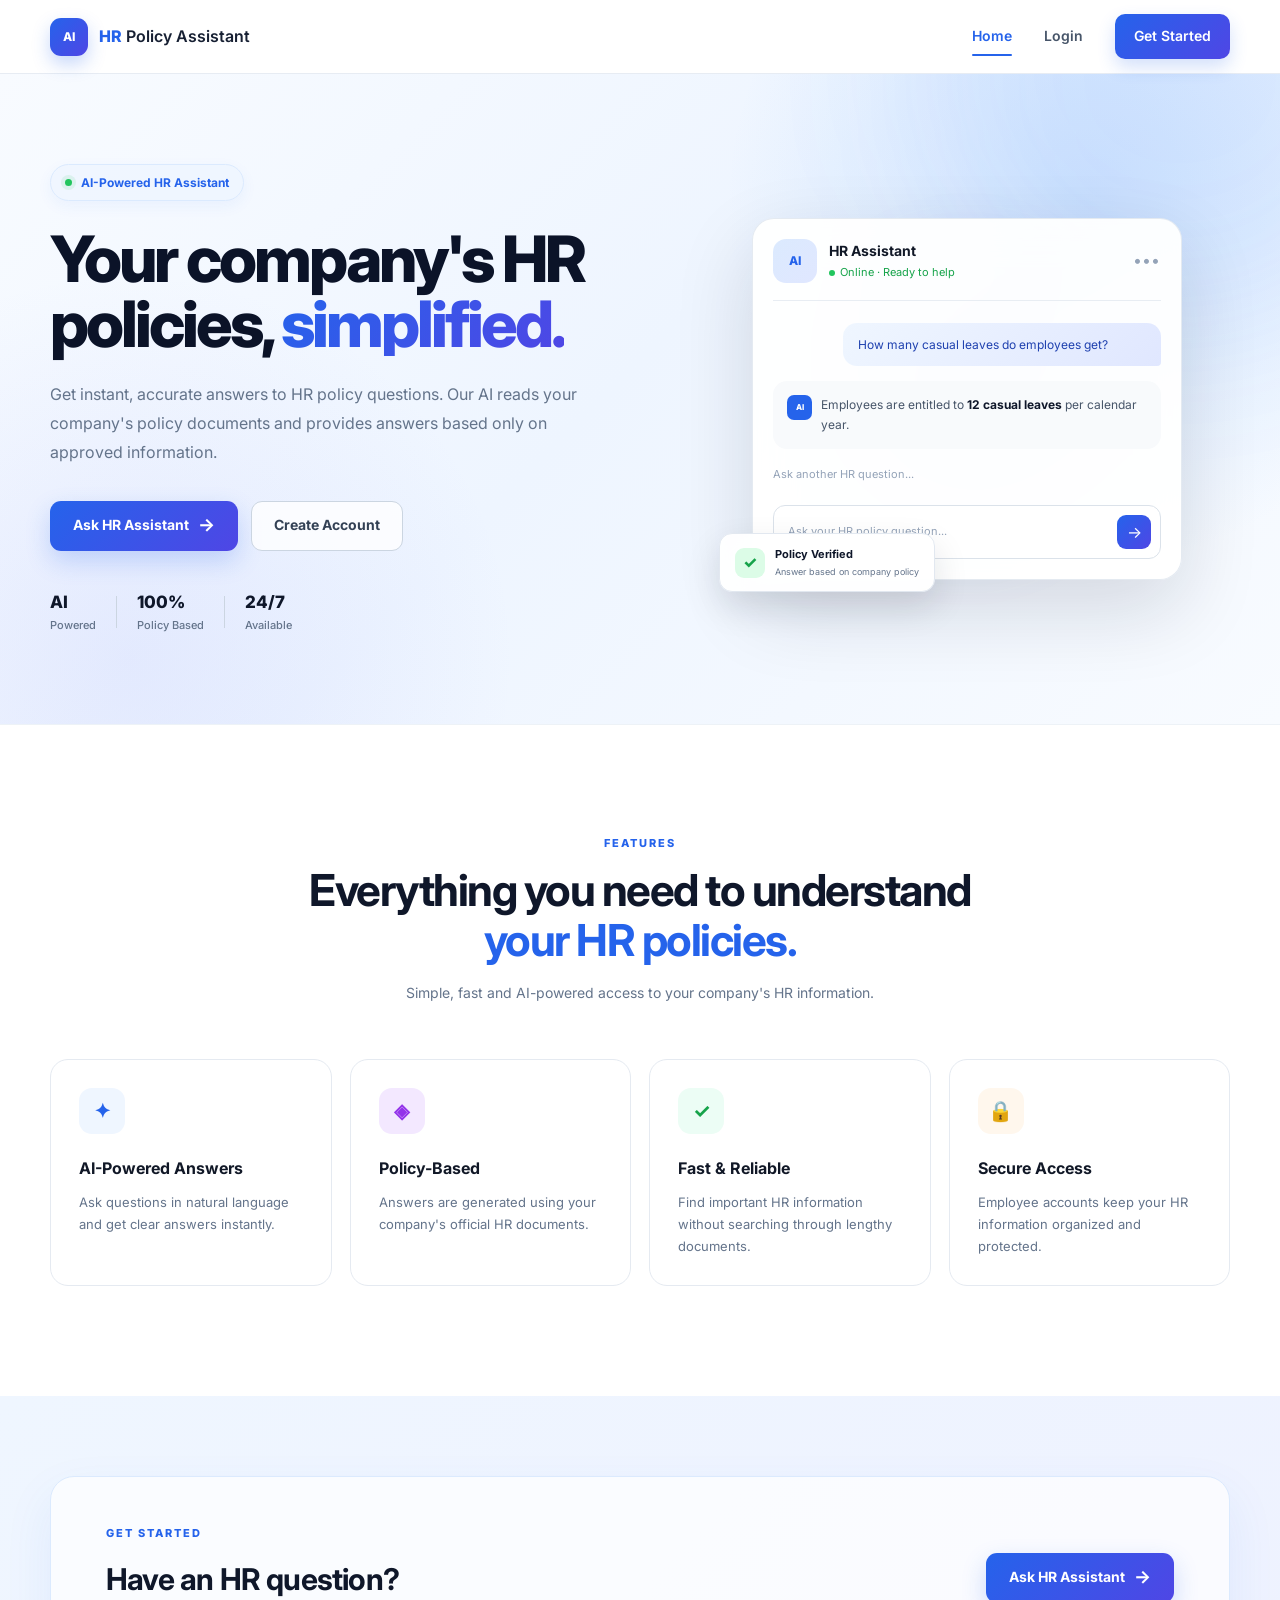
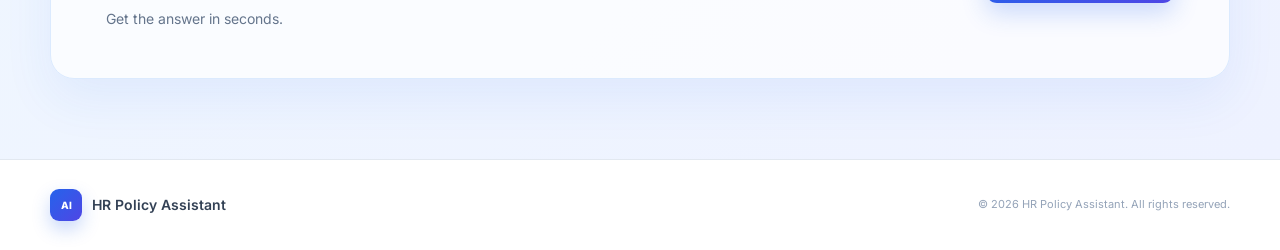
<file: frontend/index.html>
<!DOCTYPE html>
<html lang="en">

<head>

    <meta charset="UTF-8">

    <meta
        name="viewport"
        content="width=device-width, initial-scale=1.0"
    >

    <meta
        name="description"
        content="AI-powered HR Policy Assistant for quick and accurate answers from company HR policies."
    >

    <title>
        HR Policy Assistant | AI-Powered HR Support
    </title>


    <!-- Google Font -->

    <link
        rel="preconnect"
        href="https://fonts.googleapis.com"
    >

    <link
        rel="preconnect"
        href="https://fonts.gstatic.com"
        crossorigin
    >

    <link
        href="https://fonts.googleapis.com/css2?family=Inter:wght@400;500;600;700;800&display=swap"
        rel="stylesheet"
    >


    <!-- Homepage CSS -->

    <link
        rel="stylesheet"
        href="css/style.css"
    >

</head>


<body>


    <!-- =====================================================
         NAVBAR
    ====================================================== -->

    <header class="navbar">

        <div class="nav-container">


            <!-- LOGO -->

            <a
                href="index.html"
                class="logo"
            >

                <div class="logo-icon">
                    AI
                </div>

                <div class="logo-text">

                    <span>HR</span>
                    Policy Assistant

                </div>

            </a>


            <!-- NAVIGATION -->

            <nav
                class="nav-links"
                aria-label="Main navigation"
            >

                <a
                    href="index.html"
                    class="active"
                >
                    Home
                </a>


                <a href="login.html">
                    Login
                </a>


                <a
                    href="register.html"
                    class="nav-register"
                >
                    Get Started
                </a>

            </nav>

        </div>

    </header>


    <!-- =====================================================
         MAIN
    ====================================================== -->

    <main>


        <!-- =================================================
             HERO
        ================================================== -->

        <section class="hero">

            <div class="hero-container">


                <!-- LEFT CONTENT -->

                <div class="hero-content">

                    <div class="ai-badge">

                        <span class="status-dot"></span>

                        AI-Powered HR Assistant

                    </div>


                    <h1>

                        Your company's HR policies,

                        <span>
                            simplified.
                        </span>

                    </h1>


                    <p>

                        Get instant, accurate answers to HR policy
                        questions. Our AI reads your company's policy
                        documents and provides answers based only on
                        approved information.

                    </p>


                    <!-- BUTTONS -->

                    <div class="hero-buttons">

                        <a
                            href="login.html"
                            class="primary-btn"
                        >

                            Ask HR Assistant

                            <span aria-hidden="true">
                                →
                            </span>

                        </a>


                        <a
                            href="register.html"
                            class="secondary-btn"
                        >

                            Create Account

                        </a>

                    </div>


                    <!-- TRUST -->

                    <div class="trust-row">

                        <div class="trust-item">

                            <strong>
                                AI
                            </strong>

                            <span>
                                Powered
                            </span>

                        </div>


                        <div class="trust-divider"></div>


                        <div class="trust-item">

                            <strong>
                                100%
                            </strong>

                            <span>
                                Policy Based
                            </span>

                        </div>


                        <div class="trust-divider"></div>


                        <div class="trust-item">

                            <strong>
                                24/7
                            </strong>

                            <span>
                                Available
                            </span>

                        </div>

                    </div>

                </div>


                <!-- =================================================
                     CHAT PREVIEW
                ================================================== -->

                <div class="hero-visual">

                    <div class="glow"></div>


                    <div class="chat-card">


                        <!-- CHAT HEADER -->

                        <div class="chat-header">

                            <div class="bot-avatar">
                                AI
                            </div>


                            <div class="bot-info">

                                <h3>
                                    HR Assistant
                                </h3>


                                <p>

                                    <span></span>

                                    Online · Ready to help

                                </p>

                            </div>


                            <div
                                class="more"
                                aria-hidden="true"
                            >
                                •••
                            </div>

                        </div>


                        <!-- CHAT BODY -->

                        <div class="chat-body">

                            <div class="user-message">

                                How many casual leaves
                                do employees get?

                            </div>


                            <div class="bot-message">

                                <div class="small-avatar">
                                    AI
                                </div>


                                <div>

                                    Employees are entitled to

                                    <strong>
                                        12 casual leaves
                                    </strong>

                                    per calendar year.

                                </div>

                            </div>


                            <div class="suggestion">

                                Ask another HR question...

                            </div>

                        </div>


                        <!-- CHAT INPUT -->

                        <div class="chat-input">

                            <span>
                                Ask your HR policy question...
                            </span>


                            <button
                                type="button"
                                aria-label="Send question"
                            >
                                →
                            </button>

                        </div>

                    </div>


                    <!-- VERIFIED CARD -->

                    <div class="floating-card">

                        <div class="floating-icon">
                            ✓
                        </div>


                        <div>

                            <strong>
                                Policy Verified
                            </strong>


                            <span>
                                Answer based on company policy
                            </span>

                        </div>

                    </div>

                </div>

            </div>

        </section>


        <!-- =================================================
             FEATURES
        ================================================== -->

        <section class="features">

            <div class="section-header">

                <div class="section-label">
                    FEATURES
                </div>


                <h2>

                    Everything you need to understand

                    <span>
                        your HR policies.
                    </span>

                </h2>


                <p>

                    Simple, fast and AI-powered access to your
                    company's HR information.

                </p>

            </div>


            <div class="feature-grid">


                <!-- FEATURE 1 -->

                <article class="feature-card">

                    <div class="feature-icon blue">
                        ✦
                    </div>


                    <h3>
                        AI-Powered Answers
                    </h3>


                    <p>

                        Ask questions in natural language and
                        get clear answers instantly.

                    </p>

                </article>


                <!-- FEATURE 2 -->

                <article class="feature-card">

                    <div class="feature-icon purple">
                        ◈
                    </div>


                    <h3>
                        Policy-Based
                    </h3>


                    <p>

                        Answers are generated using your
                        company's official HR documents.

                    </p>

                </article>


                <!-- FEATURE 3 -->

                <article class="feature-card">

                    <div class="feature-icon green">
                        ✓
                    </div>


                    <h3>
                        Fast & Reliable
                    </h3>


                    <p>

                        Find important HR information without
                        searching through lengthy documents.

                    </p>

                </article>


                <!-- FEATURE 4 -->

                <article class="feature-card">

                    <div class="feature-icon orange">
                        🔒
                    </div>


                    <h3>
                        Secure Access
                    </h3>


                    <p>

                        Employee accounts keep your HR
                        information organized and protected.

                    </p>

                </article>

            </div>

        </section>


        <!-- =================================================
             CALL TO ACTION
        ================================================== -->

        <section class="cta">

            <div class="cta-container">

                <div class="cta-content">

                    <div class="section-label">
                        GET STARTED
                    </div>


                    <h2>
                        Have an HR question?
                    </h2>


                    <p>
                        Get the answer in seconds.
                    </p>

                </div>


                <a
                    href="login.html"
                    class="primary-btn"
                >

                    Ask HR Assistant

                    <span aria-hidden="true">
                        →
                    </span>

                </a>

            </div>

        </section>

    </main>


    <!-- =====================================================
         FOOTER
    ====================================================== -->

    <footer>

        <div class="footer-container">

            <div class="footer-logo">

                <div class="logo-icon">
                    AI
                </div>


                <span>
                    HR Policy Assistant
                </span>

            </div>


            <p>

                © 2026 HR Policy Assistant.
                All rights reserved.

            </p>

        </div>

    </footer>





</body>

</html>
</file>
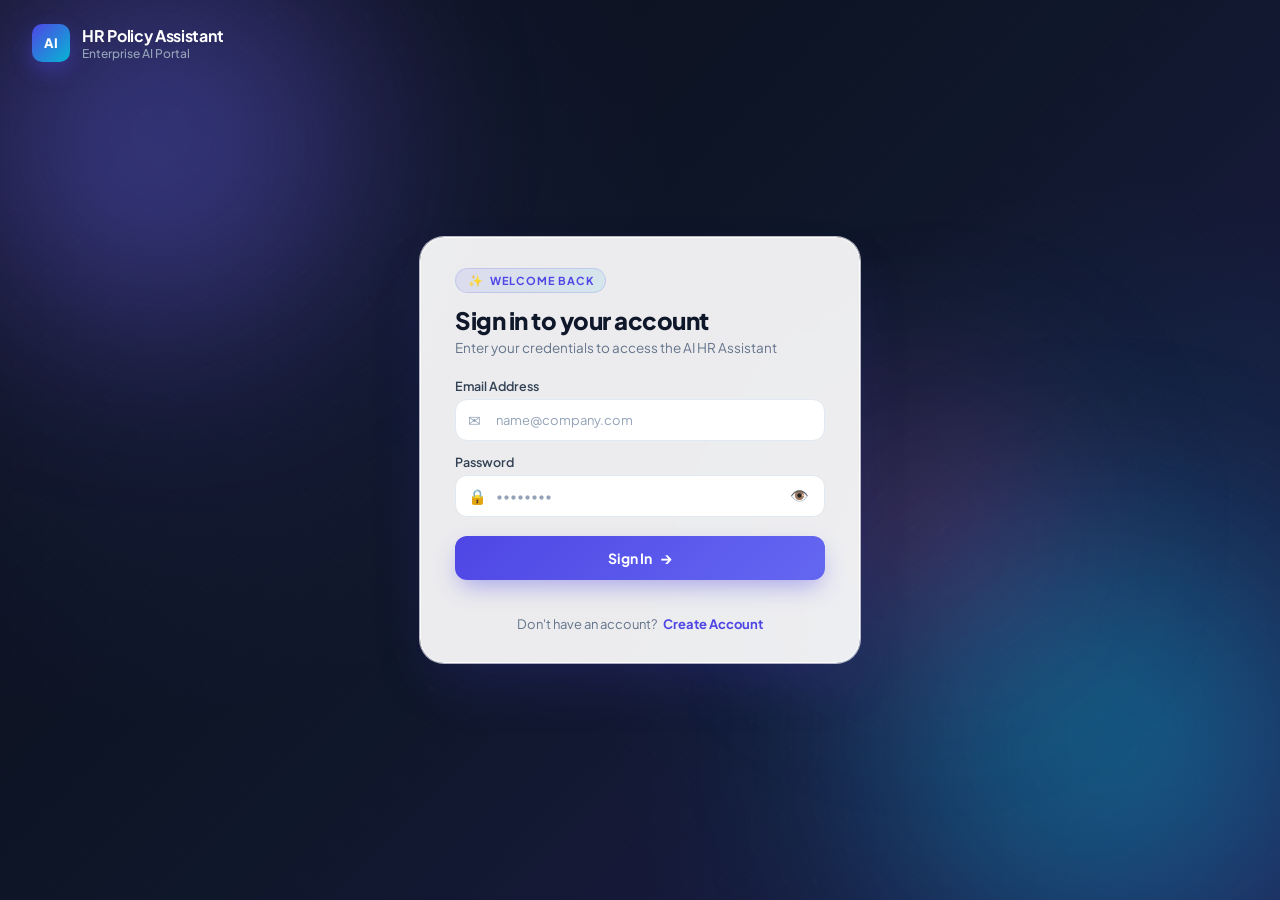
<file: frontend/admin.html>
<!DOCTYPE html>
<html lang="en">

<head>
    <meta charset="UTF-8">
    <meta name="viewport" content="width=device-width, initial-scale=1.0">
    <meta name="description" content="Admin Dashboard for HR Policy Assistant">
    <title>Admin Dashboard | HR Policy Assistant</title>
    <link rel="icon" href="data:image/svg+xml,<svg xmlns=%22http://www.w3.org/2000/svg%22 viewBox=%220 0 100 100%22><text y=%22.9em%22 font-size=%2290%22>🤖</text></svg>">
    <link rel="stylesheet" href="css/admin.css">
    <link rel="preconnect" href="https://fonts.googleapis.com">
    <link rel="preconnect" href="https://fonts.gstatic.com" crossorigin>
    <link href="https://fonts.googleapis.com/css2?family=Plus+Jakarta+Sans:wght@400;500;600;700;800&display=swap" rel="stylesheet">
</head>

<body class="admin-page">

    <!-- =====================================================
         1. SIDEBAR
    ====================================================== -->
    <aside class="admin-sidebar">

        <!-- LOGO -->
        <a href="admin.html" class="admin-logo">
            <div class="logo-icon">AI</div>
            <div class="logo-text">
                <strong>HR Policy</strong>
                <span>Admin Studio</span>
            </div>
        </a>

        <!-- NAVIGATION -->
        <nav class="admin-nav">
            <a href="admin.html" class="admin-nav-link active">
                <span>📊</span>
                <span>Dashboard</span>
            </a>
            <a href="#policy" class="admin-nav-link">
                <span>📄</span>
                <span>Policy Ingestion</span>
            </a>
            <a href="#quickTester" class="admin-nav-link">
                <span>💬</span>
                <span>Quick AI Tester</span>
            </a>
            <a href="#adminSection" class="admin-nav-link">
                <span>👥</span>
                <span>Admin Team</span>
            </a>
        </nav>

        <!-- SIDEBAR BOTTOM -->
        <div class="admin-sidebar-bottom">
            <div class="admin-support">
                <div class="support-icon">🛡️</div>
                <div>
                    <strong>Super Admin</strong>
                    <span>System Controller</span>
                </div>
            </div>

            <button type="button" id="adminLogoutBtn" class="admin-logout">
                <span>🚪</span>
                <span>Sign Out</span>
            </button>
        </div>

    </aside>

    <!-- =====================================================
         2. MAIN CONTENT
    ====================================================== -->
    <main class="admin-main">

        <!-- TOPBAR -->
        <header class="admin-topbar">
            <div class="topbar-left">
                <div class="portal-tag-pill">
                    <span class="portal-dot"></span>
                    <span>HR AI Portal</span>
                </div>
                <span class="portal-sub-text">Control Center</span>
            </div>

            <div class="topbar-center">
                <div class="greeting-badge">
                    <span class="greeting-dot">✨</span>
                    <span id="timeGreeting">Welcome back</span>
                    <span class="date-sep">•</span>
                    <span id="liveDate">Today</span>
                </div>
                <h1 id="heroAdminTitle">Good afternoon, Admin!</h1>
                <p class="admin-topbar-sub">Live document vectorization and AI policy assistant management.</p>
            </div>

            <div class="admin-user">
                <div class="admin-avatar" id="adminAvatar">A</div>
                <div>
                    <strong id="adminName">Admin</strong>
                    <span id="adminRole">Administrator</span>
                </div>
            </div>
        </header>

        <!-- LIVE METRICS STRIP (4 STATS CARDS) -->
        <section class="admin-metrics-strip">
            <div class="metric-card">
                <div class="metric-icon blue">📄</div>
                <div class="metric-content">
                    <span class="metric-label">CURRENT POLICY</span>
                    <strong class="metric-value" id="currentPolicyStatName">Loading...</strong>
                    <span class="metric-sub">Active Document Source</span>
                </div>
            </div>

            <div class="metric-card">
                <div class="metric-icon purple">🧩</div>
                <div class="metric-content">
                    <span class="metric-label">VECTOR DATABASE</span>
                    <strong class="metric-value" id="currentPolicyStatChunks">FAISS Ready</strong>
                    <span class="metric-sub">Semantic Embeddings</span>
                </div>
            </div>

            <div class="metric-card">
                <div class="metric-icon indigo">🤖</div>
                <div class="metric-content">
                    <span class="metric-label">AI REASONING</span>
                    <strong class="metric-value">Gemini 3.1 Pro</strong>
                    <span class="metric-sub">Grounded Policy Answers</span>
                </div>
            </div>

            <div class="metric-card">
                <div class="metric-icon green">⚡</div>
                <div class="metric-content">
                    <span class="metric-label">SYSTEM HEALTH</span>
                    <strong class="metric-value" id="policyStatus">Operational</strong>
                    <span class="metric-sub">FastAPI & MySQL Live</span>
                </div>
            </div>
        </section>

        <!-- 2-COLUMN MAIN WORKSPACE -->
        <div class="admin-workspace-grid">

            <!-- LEFT COLUMN: POLICY MANAGEMENT & ADMIN CREATION -->
            <div class="workspace-col" id="policy">

                <!-- ACTIVE POLICY MINI CARD -->
                <div class="active-policy-mini-card">
                    <div class="mini-policy-left">
                        <div class="pdf-badge-mini">PDF</div>
                        <div>
                            <div class="active-tag-mini">
                                <span class="pulse-dot"></span> CURRENT ACTIVE POLICY
                            </div>
                            <h3 id="currentPolicyName">Loading active policy...</h3>
                            <div class="mini-meta">
                                <span>📁 <strong id="currentPolicySize">-</strong></span>
                                <span>🧩 <strong id="currentPolicyChunks">-</strong></span>
                                <span>📅 <strong id="currentPolicyDate">-</strong></span>
                            </div>
                        </div>
                    </div>
                    <a id="viewPolicyBtn" href="#" target="_blank" class="view-pdf-mini-btn">
                        👁️ View PDF
                    </a>
                </div>

                <!-- UPLOAD KNOWLEDGE BASE CARD -->
                <div class="upload-mini-card">
                    <div class="card-header-mini">
                        <h4>Update Knowledge Base</h4>
                        <span class="card-hint">Upload new PDF to re-index</span>
                    </div>

                    <!-- DRAG & DROP ZONE -->
                    <div class="drop-zone-mini" id="dropZone">
                        <div class="drop-icon-mini">☁️</div>
                        <p class="drop-text-mini">Drag & drop PDF here, or <span class="browse-link">browse files</span></p>
                        <span class="drop-sub-mini">PDF is automatically chunked & vectorized into FAISS</span>
                        <input type="file" id="policyFile" accept=".pdf,application/pdf" hidden>
                    </div>

                    <!-- SELECTED FILE -->
                    <div id="selectedFile" class="selected-file-mini">
                        No file selected
                    </div>

                    <!-- UPLOAD BUTTON -->
                    <button type="button" id="uploadPolicyBtn" class="upload-mini-btn">
                        Upload & Re-Index Knowledge Base <span>➔</span>
                    </button>

                    <div id="uploadMessage" class="upload-message-mini"></div>
                </div>

                <!-- ADD NEW ADMIN CARD -->
                <div class="upload-mini-card" id="adminSection">
                    <div class="card-header-mini">
                        <h4>👥 Add New Admin</h4>
                        <span class="card-hint">Create authorized administrator accounts</span>
                    </div>

                    <form id="createAdminForm" style="display: flex; flex-direction: column; gap: 10px; margin-top: 10px;">
                        <input
                            type="text"
                            id="newAdminName"
                            placeholder="Full Name (e.g. Rohan Shinde)"
                            required
                            class="tester-input-mini"
                        >
                        <input
                            type="email"
                            id="newAdminEmail"
                            placeholder="Admin Email (e.g. rohan@company.com)"
                            required
                            class="tester-input-mini"
                        >
                        <input
                            type="password"
                            id="newAdminPassword"
                            placeholder="Password (minimum 6 characters)"
                            required
                            class="tester-input-mini"
                        >
                        <button
                            type="submit"
                            id="createAdminSubmitBtn"
                            class="upload-mini-btn"
                        >
                            Create Admin Account <span>+</span>
                        </button>
                        <div id="createAdminMessage" class="upload-message-mini"></div>
                    </form>
                </div>

            </div>

            <!-- RIGHT COLUMN: QUICK AI TESTER -->
            <div class="workspace-col" id="quickTester">

                <div class="tester-mini-card">
                    <div class="card-header-mini">
                        <div class="card-title-group">
                            <span class="chat-header-icon">💬</span>
                            <div>
                                <h4>Quick AI Policy Query Tester</h4>
                                <span class="card-hint">Test policy questions in real-time</span>
                            </div>
                        </div>
                        <button type="button" id="clearChatBtn" class="clear-chat-btn" title="Clear chat history">
                            🗑️ Clear
                        </button>
                    </div>

                    <!-- CHAT CONVERSATION STREAM -->
                    <div class="chat-stream-box" id="chatStream">
                        <div class="chat-msg bot-msg">
                            <div class="msg-avatar bot-avatar">🤖</div>
                            <div class="msg-body">
                                <p>Hello! I am ready to answer questions based on the currently active policy document: <strong id="chatActiveDocName">HR_Policy_10_Pages.pdf</strong>. What would you like to know?</p>
                            </div>
                        </div>
                    </div>

                    <!-- PRESETS ROW -->
                    <div class="tester-presets-mini">
                        <span class="presets-label">Presets:</span>
                        <button type="button" class="preset-btn preset-btn-mini" data-q="What is the standard working time?">Working Hours</button>
                        <button type="button" class="preset-btn preset-btn-mini" data-q="How many casual leaves do I get?">Casual Leaves</button>
                        <button type="button" class="preset-btn preset-btn-mini" data-q="What is the work from home policy?">Work From Home</button>
                        <button type="button" class="preset-btn preset-btn-mini" data-q="What is the resignation notice period?">Notice Period</button>
                    </div>

                    <!-- INPUT ROW -->
                    <div class="tester-input-group">
                        <input
                            type="text"
                            id="adminTestInput"
                            placeholder="Ask any policy question (e.g. leaves, WFH, hours)..."
                            class="tester-input-mini"
                        >
                        <button type="button" id="adminTestBtn" class="tester-btn-mini">
                            Test Query <span>▷</span>
                        </button>
                    </div>
                </div>

            </div>

        </div>

    </main>

    <!-- JAVASCRIPT -->
    <script src="js/config.js"></script>
    <script src="js/admin.js"></script>

</body>

</html>
</file>
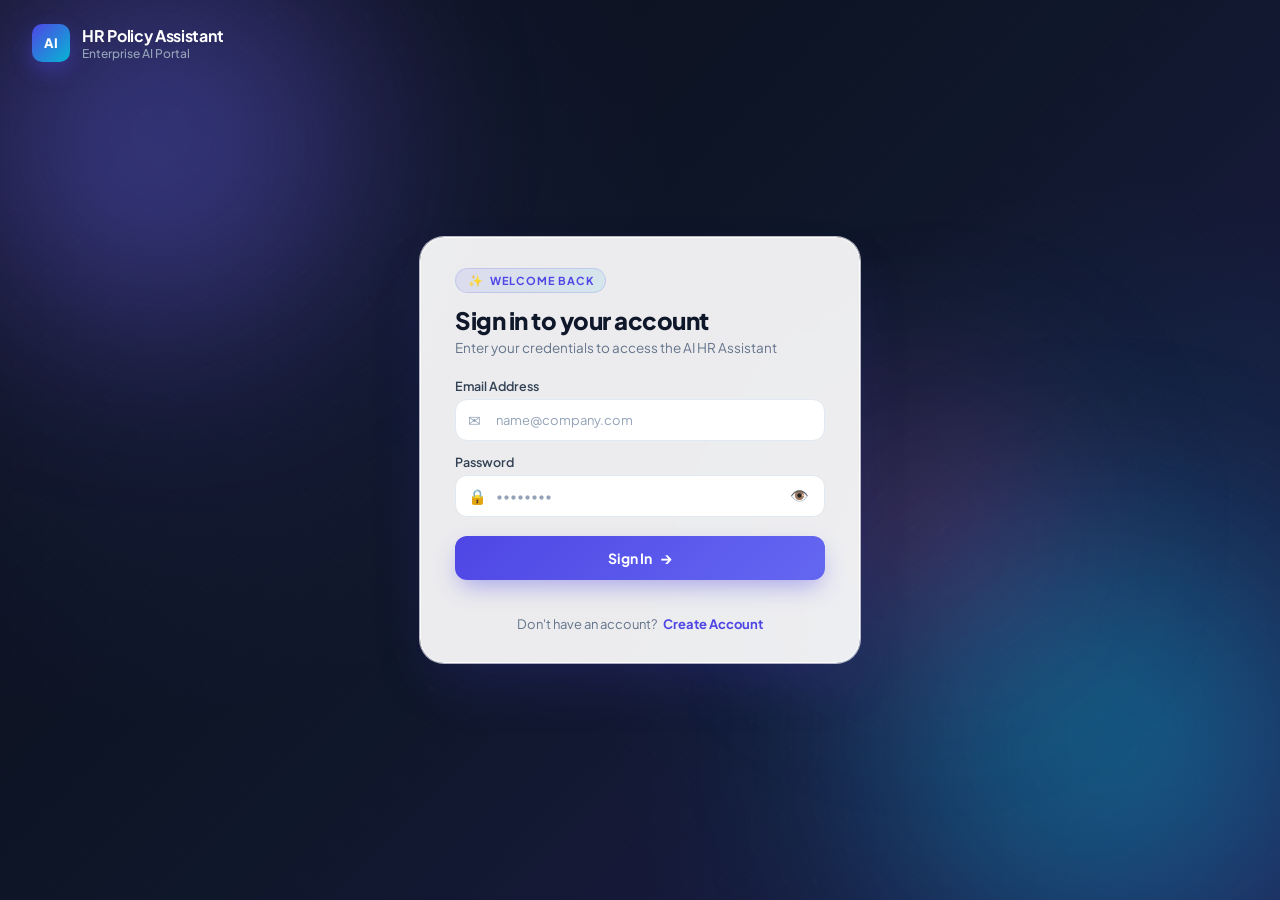
<file: frontend/employee.html>
<!DOCTYPE html>
<html lang="en">

<head>
    <meta charset="UTF-8">
    <meta name="viewport" content="width=device-width, initial-scale=1.0">
    <meta name="description" content="Employee AI Chat Workspace - HR Policy Assistant">
    <title>Employee Assistant | HR Policy Portal</title>
    <link rel="stylesheet" href="css/employee.css">
</head>

<body>

    <div class="employee-app-container">

        <!-- =====================================================
             1. LEFT SIDEBAR NAVIGATION
        ====================================================== -->
        <aside class="employee-sidebar">

            <!-- BRAND LOGO -->
            <div class="sidebar-brand">
                <div class="logo-icon">AI</div>
                <div class="sidebar-brand-text">
                    <h2>HR Policy</h2>
                    <span>AI Employee Copilot</span>
                </div>
            </div>

            <!-- NAVIGATION ITEMS -->
            <nav class="sidebar-nav">
                <button type="button" class="nav-item-btn active" id="navChatBtn">
                    <span class="nav-icon">💬</span>
                    <span>AI Assistant</span>
                </button>

                <button type="button" class="nav-item-btn" id="navHistoryBtn">
                    <span class="nav-icon">🕒</span>
                    <span>Chat History</span>
                </button>
            </nav>

            <!-- ACTIVE POLICY WIDGET -->
            <div class="sidebar-policy-widget">
                <div class="widget-label">
                    <span class="live-dot"></span>
                    <span>Active Knowledge Base</span>
                </div>
                <strong class="widget-title" id="sidebarPolicyName">HR_Policy.pdf</strong>
                <span class="widget-sub">FAISS Vector Grounded</span>
            </div>

            <!-- SIDEBAR FOOTER (USER & LOGOUT) -->
            <div class="sidebar-footer">
                <div class="user-profile-pill">
                    <div class="user-avatar-badge" id="employeeAvatar">E</div>
                    <div class="user-meta-info">
                        <strong id="employeeName">Employee</strong>
                        <span id="employeeRole">Employee Account</span>
                    </div>
                </div>

                <button type="button" class="logout-action-btn" id="logoutBtn">
                    <span>🚪</span>
                    <span>Sign Out</span>
                </button>
            </div>

        </aside>

        <!-- =====================================================
             2. MAIN WORKSPACE
        ====================================================== -->
        <main class="employee-main-content">

            <!-- TOP STICKY APP HEADER -->
            <header class="chat-app-header">
                <div class="header-left">
                    <div class="header-ai-badge">
                        <span class="status-dot"></span>
                        <span>Gemini 3.1 Pro Online • Policy Grounded</span>
                    </div>
                </div>

                <div class="header-actions">
                    <button type="button" class="header-btn" id="newChatBtn" title="Start New Conversation">
                        <span>✨</span>
                        <span>New Chat</span>
                    </button>
                </div>
            </header>

            <!-- VIEW A: AI CHAT WORKSPACE (DEFAULT) -->
            <div class="chat-view-container" id="chatView">

                <!-- CHAT MESSAGES STREAM (SCROLLS INSIDE) -->
                <div class="employee-chat-messages" id="chatMessages">

                    <!-- GREETING MESSAGE -->
                    <div class="assistant-message">
                        <div class="message-avatar">AI</div>
                        <div class="message-content">
                            <span class="message-name">HR Policy Assistant</span>
                            <p>Hello! 👋 I am your <strong>HR Policy Assistant</strong>, powered by Google Gemini and vector grounding.</p>
                            <p style="margin-top: 6px;">Ask me anything about company leave policies, work hours, remote work rules, benefits, or resignation notices below!</p>
                        </div>
                    </div>

                </div>

                <!-- DOCKED BOTTOM CONSOLE (ALWAYS VISIBLE & PROMINENT) -->
                <div class="chat-docked-console">

                    <!-- SUGGESTED QUESTIONS STRIP -->
                    <div class="question-suggestions-strip">
                        <span class="suggestion-chip-label">⚡ Quick Queries:</span>
                        <button type="button" class="suggestion-btn">What is the leave policy?</button>
                        <button type="button" class="suggestion-btn">How many casual leaves do I get?</button>
                        <button type="button" class="suggestion-btn">What is the work from home policy?</button>
                        <button type="button" class="suggestion-btn">What are the standard working hours?</button>
                        <button type="button" class="suggestion-btn">What is the resignation notice period?</button>
                    </div>

                    <!-- GLOWING INPUT BOX FORM -->
                    <form class="employee-chat-input" id="chatForm">
                        <div class="input-glow-wrapper">
                            <span class="input-sparkle-icon">✨</span>
                            <input
                                type="text"
                                id="questionInput"
                                placeholder="Ask any question about company HR policy (e.g. leaves, WFH, timings)..."
                                autocomplete="off"
                                required
                            >
                            <button type="submit" id="sendQuestion">
                                <span>Send</span>
                                <span>➔</span>
                            </button>
                        </div>
                    </form>

                    <p class="chat-disclaimer">
                        🔒 Answers are verified and generated strictly from the company's uploaded HR policy document.
                    </p>

                </div>

            </div>

            <!-- VIEW B: CHAT HISTORY (TAB SWITCHED) -->
            <div class="history-view-container" id="historyView">
                <div class="history-header-box">
                    <h2>Your Conversation History</h2>
                    <p>Review all your past inquiries and official HR policy answers</p>
                </div>

                <div class="history-card" id="chatHistory">
                    <div class="empty-history">
                        <div class="empty-icon">🕒</div>
                        <h3>No past conversations found</h3>
                        <p>Your questions and verified policy answers will be archived here.</p>
                    </div>
                </div>
            </div>

        </main>

    </div>

    <!-- JAVASCRIPT -->
    <script src="js/config.js"></script>
    <script src="js/script.js"></script>
    <script>
        // Tab Navigation Toggle Logic (AI Chat vs Chat History)
        const navChatBtn = document.getElementById("navChatBtn");
        const navHistoryBtn = document.getElementById("navHistoryBtn");
        const chatView = document.getElementById("chatView");
        const historyView = document.getElementById("historyView");
        const newChatBtn = document.getElementById("newChatBtn");

        if (navChatBtn && navHistoryBtn && chatView && historyView) {
            navChatBtn.addEventListener("click", () => {
                navChatBtn.classList.add("active");
                navHistoryBtn.classList.remove("active");
                chatView.style.display = "flex";
                historyView.classList.remove("active-view");
            });

            navHistoryBtn.addEventListener("click", () => {
                navHistoryBtn.classList.add("active");
                navChatBtn.classList.remove("active");
                chatView.style.display = "none";
                historyView.classList.add("active-view");
            });
        }

        if (newChatBtn) {
            newChatBtn.addEventListener("click", () => {
                const chatMessages = document.getElementById("chatMessages");
                if (chatMessages) {
                    chatMessages.innerHTML = `
                        <div class="assistant-message">
                            <div class="message-avatar">AI</div>
                            <div class="message-content">
                                <span class="message-name">HR Policy Assistant</span>
                                <p>Conversation cleared. Ready for a new question! 🚀</p>
                            </div>
                        </div>
                    `;
                }
            });
        }
    </script>

</body>

</html>
</file>
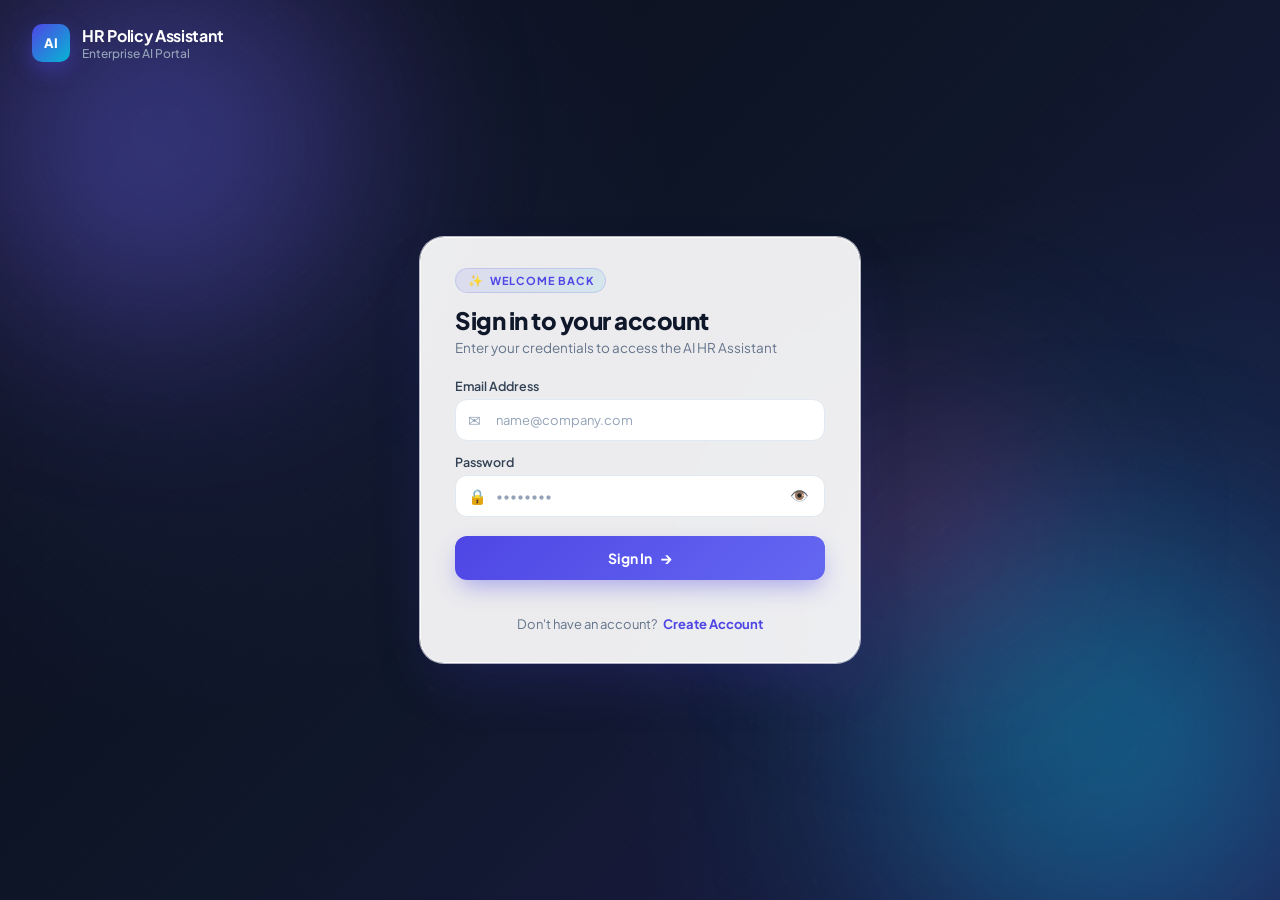
<file: frontend/login.html>
<!DOCTYPE html>
<html lang="en">

<head>
    <meta charset="UTF-8">
    <meta name="viewport" content="width=device-width, initial-scale=1.0">
    <meta name="description" content="Login to AI-Powered HR Policy Assistant">
    <title>Login | HR Policy Assistant</title>
    <link rel="stylesheet" href="css/auth.css">
</head>

<body>

    <div class="auth-wrapper">

        <!-- ANIMATED BACKGROUND GLOW BLOBS -->
        <div class="bg-blob blob-1"></div>
        <div class="bg-blob blob-2"></div>
        <div class="bg-blob blob-3"></div>

        <!-- TOP BRAND LOGO -->
        <a href="index.html" class="auth-nav-logo">
            <div class="logo-icon">AI</div>
            <div>
                <span class="logo-title">HR Policy Assistant</span>
                <span class="logo-sub">Enterprise AI Portal</span>
            </div>
        </a>

        <!-- LOGIN CARD -->
        <div class="auth-card-container">
            <div class="auth-card">

                <!-- BADGE -->
                <div class="auth-pill-badge">
                    <span class="sparkle">✨</span> Welcome Back
                </div>

                <!-- HEADER -->
                <div class="auth-header">
                    <h1>Sign in to your account</h1>
                    <p>Enter your credentials to access the AI HR Assistant</p>
                </div>

                <!-- LOGIN FORM -->
                <form id="loginForm" class="auth-form">

                    <!-- EMAIL INPUT -->
                    <div class="form-group">
                        <label for="email">Email Address</label>
                        <div class="input-wrapper">
                            <span class="input-icon">✉️</span>
                            <input
                                type="email"
                                id="email"
                                name="email"
                                class="auth-input"
                                placeholder="name@company.com"
                                autocomplete="email"
                                required
                            >
                        </div>
                    </div>

                    <!-- PASSWORD INPUT -->
                    <div class="form-group">
                        <label for="password">Password</label>
                        <div class="input-wrapper">
                            <span class="input-icon">🔒</span>
                            <input
                                type="password"
                                id="password"
                                name="password"
                                class="auth-input"
                                placeholder="••••••••"
                                autocomplete="current-password"
                                required
                            >
                            <button
                                type="button"
                                class="password-toggle-btn"
                                id="togglePasswordBtn"
                                title="Toggle Password Visibility"
                            >
                                👁️
                            </button>
                        </div>
                    </div>

                    <!-- LOGIN SUBMIT BUTTON -->
                    <button
                        type="submit"
                        id="loginButton"
                        class="auth-submit-btn"
                    >
                        <span>Sign In</span>
                        <span class="arrow-icon">→</span>
                    </button>

                </form>

                <!-- STATUS MESSAGE -->
                <div id="loginMessage" class="auth-message"></div>

                <!-- REGISTER FOOTER LINK -->
                <p class="auth-footer">
                    Don't have an account?
                    <a href="register.html">Create Account</a>
                </p>

            </div>
        </div>

    </div>

    <!-- JAVASCRIPT -->
    <script src="js/config.js"></script>
    <script src="js/login.js"></script>
    <script>
        // Password Visibility Toggle
        const toggleBtn = document.getElementById("togglePasswordBtn");
        const passwordInput = document.getElementById("password");
        if (toggleBtn && passwordInput) {
            toggleBtn.addEventListener("click", function() {
                const isPassword = passwordInput.getAttribute("type") === "password";
                passwordInput.setAttribute("type", isPassword ? "text" : "password");
                toggleBtn.textContent = isPassword ? "🙈" : "👁️";
            });
        }
    </script>

</body>

</html>
</file>
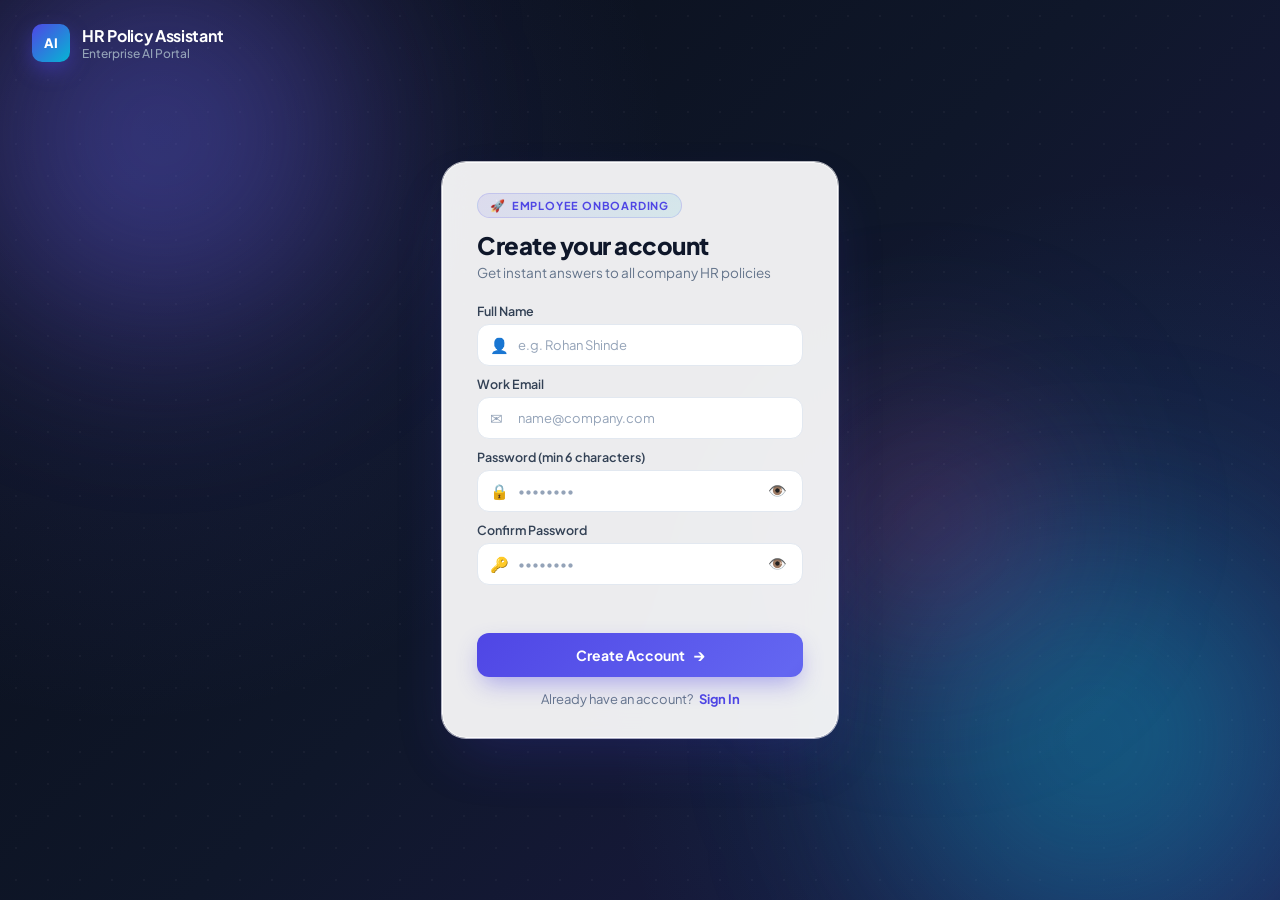
<file: frontend/register.html>
<!DOCTYPE html>
<html lang="en">

<head>
    <meta charset="UTF-8">
    <meta name="viewport" content="width=device-width, initial-scale=1.0">
    <meta name="description" content="Employee Registration - HR Policy Assistant">
    <title>Register | HR Policy Assistant</title>
    <link rel="stylesheet" href="css/auth.css">
</head>

<body>

    <div class="auth-wrapper">

        <!-- ANIMATED BACKGROUND GLOW BLOBS -->
        <div class="bg-blob blob-1"></div>
        <div class="bg-blob blob-2"></div>
        <div class="bg-blob blob-3"></div>

        <!-- TOP BRAND LOGO -->
        <a href="index.html" class="auth-nav-logo">
            <div class="logo-icon">AI</div>
            <div>
                <span class="logo-title">HR Policy Assistant</span>
                <span class="logo-sub">Enterprise AI Portal</span>
            </div>
        </a>

        <!-- REGISTER CARD (ZERO SCROLL COMPACT) -->
        <div class="auth-card-container register-card-custom">
            <div class="auth-card">

                <!-- BADGE -->
                <div class="auth-pill-badge">
                    <span class="sparkle">🚀</span> Employee Onboarding
                </div>

                <!-- HEADER -->
                <div class="auth-header">
                    <h1>Create your account</h1>
                    <p>Get instant answers to all company HR policies</p>
                </div>

                <!-- REGISTER FORM -->
                <form id="registerForm" class="auth-form">

                    <!-- FULL NAME INPUT -->
                    <div class="form-group">
                        <label for="name">Full Name</label>
                        <div class="input-wrapper">
                            <span class="input-icon">👤</span>
                            <input
                                type="text"
                                id="name"
                                name="name"
                                class="auth-input"
                                placeholder="e.g. Rohan Shinde"
                                autocomplete="name"
                                required
                            >
                        </div>
                    </div>

                    <!-- EMAIL INPUT -->
                    <div class="form-group">
                        <label for="email">Work Email</label>
                        <div class="input-wrapper">
                            <span class="input-icon">✉️</span>
                            <input
                                type="email"
                                id="email"
                                name="email"
                                class="auth-input"
                                placeholder="name@company.com"
                                autocomplete="email"
                                required
                            >
                        </div>
                    </div>

                    <!-- PASSWORD INPUT -->
                    <div class="form-group">
                        <label for="password">Password (min 6 characters)</label>
                        <div class="input-wrapper">
                            <span class="input-icon">🔒</span>
                            <input
                                type="password"
                                id="password"
                                name="password"
                                class="auth-input"
                                placeholder="••••••••"
                                minlength="6"
                                required
                            >
                            <button
                                type="button"
                                class="password-toggle-btn"
                                id="togglePasswordBtn1"
                                title="Toggle Password"
                            >
                                👁️
                            </button>
                        </div>
                    </div>

                    <!-- CONFIRM PASSWORD INPUT -->
                    <div class="form-group">
                        <label for="confirmPassword">Confirm Password</label>
                        <div class="input-wrapper">
                            <span class="input-icon">🔑</span>
                            <input
                                type="password"
                                id="confirmPassword"
                                name="confirmPassword"
                                class="auth-input"
                                placeholder="••••••••"
                                minlength="6"
                                required
                            >
                            <button
                                type="button"
                                class="password-toggle-btn"
                                id="togglePasswordBtn2"
                                title="Toggle Confirm Password"
                            >
                                👁️
                            </button>
                        </div>
                    </div>

                    <!-- STATUS MESSAGE -->
                    <div id="registerMessage" class="register-message"></div>

                    <!-- REGISTER SUBMIT BUTTON -->
                    <button
                        type="submit"
                        id="registerButton"
                        class="auth-submit-btn"
                    >
                        <span>Create Account</span>
                        <span class="arrow-icon">→</span>
                    </button>

                </form>

                <!-- LOGIN FOOTER LINK -->
                <p class="login-link">
                    Already have an account?
                    <a href="login.html">Sign In</a>
                </p>

            </div>
        </div>

    </div>

    <!-- JAVASCRIPT -->
    <script src="js/config.js"></script>
    <script src="js/register.js"></script>
    <script>
        // Password Visibility Toggles
        function setupToggle(btnId, inputId) {
            const btn = document.getElementById(btnId);
            const input = document.getElementById(inputId);
            if (btn && input) {
                btn.addEventListener("click", function() {
                    const isPassword = input.getAttribute("type") === "password";
                    input.setAttribute("type", isPassword ? "text" : "password");
                    btn.textContent = isPassword ? "🙈" : "👁️";
                });
            }
        }
        setupToggle("togglePasswordBtn1", "password");
        setupToggle("togglePasswordBtn2", "confirmPassword");
    </script>

</body>

</html>
</file>
<file: frontend/css/style.css>
/* =========================================================
   HR POLICY ASSISTANT
   PROFESSIONAL SAAS UI
   ========================================================= */

:root {
    --primary: #2563eb;
    --primary-dark: #1d4ed8;
    --secondary: #4f46e5;

    --text: #0f172a;
    --text-soft: #475569;
    --text-light: #64748b;

    --white: #ffffff;

    --bg: #f8fafc;
    --bg-soft: #f1f5f9;
    --border: #e2e8f0;

    --success: #16a34a;

    --radius-sm: 10px;
    --radius-md: 16px;
    --radius-lg: 24px;

    --shadow-sm: 0 4px 14px rgba(15, 23, 42, 0.06);
    --shadow-md: 0 15px 40px rgba(15, 23, 42, 0.08);
    --shadow-lg: 0 25px 70px rgba(37, 99, 235, 0.14);

    --container: 1180px;
}


/* =========================================================
   RESET
   ========================================================= */

* {
    margin: 0;
    padding: 0;
    box-sizing: border-box;
}

html {
    scroll-behavior: smooth;
}

body {
    font-family: "Inter", sans-serif;
    color: var(--text);
    background: var(--white);
    line-height: 1.6;
    -webkit-font-smoothing: antialiased;
}

a {
    color: inherit;
    text-decoration: none;
}

button,
input {
    font-family: inherit;
}

img {
    max-width: 100%;
    display: block;
}


/* =========================================================
   NAVBAR
   ========================================================= */

.navbar {
    position: sticky;
    top: 0;
    z-index: 1000;

    height: 74px;

    background: rgba(255, 255, 255, 0.88);

    border-bottom: 1px solid rgba(226, 232, 240, 0.8);

    backdrop-filter: blur(18px);
    -webkit-backdrop-filter: blur(18px);
}

.nav-container {
    width: min(100% - 40px, var(--container));
    height: 100%;
    margin: auto;

    display: flex;
    align-items: center;
    justify-content: space-between;
}


/* =========================================================
   LOGO
   ========================================================= */

.logo {
    display: flex;
    align-items: center;
    gap: 11px;

    font-size: 16px;
    font-weight: 600;

    color: #172033;
}

.logo-icon {
    width: 38px;
    height: 38px;

    display: flex;
    align-items: center;
    justify-content: center;

    border-radius: 11px;

    background: linear-gradient(
        135deg,
        #2563eb,
        #4f46e5
    );

    color: white;

    font-size: 12px;
    font-weight: 800;

    box-shadow:
        0 8px 18px rgba(37, 99, 235, 0.25);
}

.logo-text span {
    color: var(--primary);
    font-weight: 800;
}


/* =========================================================
   NAV LINKS
   ========================================================= */

.nav-links {
    display: flex;
    align-items: center;
    gap: 32px;
}

.nav-links a {
    position: relative;

    font-size: 14px;
    font-weight: 600;

    color: #475569;

    transition:
        color 0.25s ease,
        transform 0.25s ease;
}

.nav-links a:hover {
    color: var(--primary);
    transform: translateY(-1px);
}

.nav-links a.active {
    color: var(--primary);
}

.nav-links a.active::after {
    content: "";

    position: absolute;

    left: 0;
    right: 0;
    bottom: -8px;

    height: 2px;

    border-radius: 20px;

    background: var(--primary);
}


/* =========================================================
   NAV REGISTER
   ========================================================= */

.nav-register {
    padding: 11px 19px;

    color: white !important;

    border-radius: 10px;

    background:
        linear-gradient(
            135deg,
            var(--primary),
            var(--secondary)
        );

    box-shadow:
        0 8px 18px rgba(37, 99, 235, 0.20);

    transition:
        transform 0.25s ease,
        box-shadow 0.25s ease;
}

.nav-register:hover {
    transform: translateY(-2px) !important;

    box-shadow:
        0 12px 25px rgba(37, 99, 235, 0.30);
}

.nav-register::after {
    display: none;
}


/* =========================================================
   HERO
   ========================================================= */

.hero {
    position: relative;
    overflow: hidden;

    background:
        radial-gradient(
            circle at 85% 20%,
            rgba(96, 165, 250, 0.22),
            transparent 30%
        ),
        radial-gradient(
            circle at 10% 90%,
            rgba(129, 140, 248, 0.12),
            transparent 30%
        ),
        linear-gradient(
            135deg,
            #f8fbff 0%,
            #eef5ff 48%,
            #f8fbff 100%
        );

    border-bottom: 1px solid #edf2f7;
}

.hero::before {
    content: "";

    position: absolute;

    width: 500px;
    height: 500px;

    top: -250px;
    right: -150px;

    border-radius: 50%;

    background: rgba(59, 130, 246, 0.08);

    filter: blur(80px);
}

.hero-container {
    position: relative;
    z-index: 1;

    width: min(100% - 40px, var(--container));

    min-height: 650px;

    margin: auto;

    display: grid;

    grid-template-columns:
        1fr 0.9fr;

    align-items: center;

    gap: 70px;

    padding: 80px 0;
}


/* =========================================================
   HERO CONTENT
   ========================================================= */

.hero-content {
    max-width: 610px;
}

.ai-badge {
    width: fit-content;

    display: flex;
    align-items: center;
    gap: 9px;

    padding: 8px 14px;
    margin-bottom: 25px;

    border: 1px solid #dbeafe;

    border-radius: 50px;

    background: rgba(239, 246, 255, 0.85);

    color: var(--primary);

    font-size: 12px;
    font-weight: 700;

    box-shadow:
        0 5px 15px rgba(37, 99, 235, 0.06);
}

.status-dot {
    width: 7px;
    height: 7px;

    border-radius: 50%;

    background: #22c55e;

    box-shadow:
        0 0 0 4px rgba(34, 197, 94, 0.10);
}

.hero h1 {
    max-width: 650px;

    font-size: clamp(44px, 5vw, 68px);

    line-height: 1.02;

    letter-spacing: -3px;

    font-weight: 800;

    color: #0b1328;

    margin-bottom: 24px;
}

.hero h1 span {
    display: inline-block;

    color: transparent;

    background:
        linear-gradient(
            135deg,
            #2563eb,
            #4f46e5
        );

    background-clip: text;
    -webkit-background-clip: text;
}

.hero-content > p {
    max-width: 570px;

    margin-bottom: 34px;

    color: #64748b;

    font-size: 16px;

    line-height: 1.8;
}


/* =========================================================
   BUTTONS
   ========================================================= */

.hero-buttons {
    display: flex;
    align-items: center;
    gap: 13px;

    margin-bottom: 38px;
}

.primary-btn {
    display: inline-flex;

    align-items: center;
    justify-content: center;

    gap: 9px;

    min-height: 50px;

    padding: 0 23px;

    border: none;

    border-radius: 11px;

    background:
        linear-gradient(
            135deg,
            #2563eb,
            #4f46e5
        );

    color: white;

    font-size: 14px;
    font-weight: 700;

    box-shadow:
        0 10px 25px rgba(37, 99, 235, 0.22);

    transition:
        transform 0.25s ease,
        box-shadow 0.25s ease;
}

.primary-btn:hover {
    transform: translateY(-3px);

    box-shadow:
        0 16px 32px rgba(37, 99, 235, 0.30);
}

.primary-btn span {
    font-size: 18px;

    transition: transform 0.25s ease;
}

.primary-btn:hover span {
    transform: translateX(4px);
}

.secondary-btn {
    display: inline-flex;

    align-items: center;
    justify-content: center;

    min-height: 50px;

    padding: 0 22px;

    border: 1px solid #cbd5e1;

    border-radius: 11px;

    background: rgba(255, 255, 255, 0.8);

    color: #334155;

    font-size: 14px;
    font-weight: 700;

    transition: all 0.25s ease;
}

.secondary-btn:hover {
    border-color: #93c5fd;

    color: var(--primary);

    background: white;

    transform: translateY(-2px);

    box-shadow: var(--shadow-sm);
}


/* =========================================================
   TRUST ROW
   ========================================================= */

.trust-row {
    display: flex;

    align-items: center;

    gap: 20px;
}

.trust-item {
    display: flex;

    flex-direction: column;

    gap: 1px;
}

.trust-item strong {
    font-size: 17px;
    font-weight: 800;

    color: #0f172a;
}

.trust-item span {
    font-size: 11px;

    color: #64748b;

    font-weight: 500;
}

.trust-divider {
    width: 1px;
    height: 32px;

    background: #cbd5e1;
}


/* =========================================================
   HERO CHAT
   ========================================================= */

.hero-visual {
    position: relative;

    min-height: 470px;

    display: flex;

    align-items: center;
    justify-content: center;
}

.glow {
    position: absolute;

    width: 400px;
    height: 400px;

    border-radius: 50%;

    background:
        radial-gradient(
            circle,
            rgba(59, 130, 246, 0.24),
            rgba(99, 102, 241, 0.08),
            transparent 70%
        );

    filter: blur(15px);
}

.chat-card {
    position: relative;

    z-index: 2;

    width: min(100%, 430px);

    background:
        rgba(255, 255, 255, 0.94);

    border: 1px solid rgba(226, 232, 240, 0.9);

    border-radius: 22px;

    padding: 20px;

    box-shadow:
        0 30px 80px rgba(15, 23, 42, 0.14);

    backdrop-filter: blur(20px);

    animation: floating 5s ease-in-out infinite;
}

@keyframes floating {

    0%,
    100% {
        transform: translateY(0);
    }

    50% {
        transform: translateY(-8px);
    }
}


/* =========================================================
   CHAT HEADER
   ========================================================= */

.chat-header {
    display: flex;

    align-items: center;

    gap: 12px;

    padding-bottom: 17px;

    border-bottom: 1px solid #e8edf3;
}

.bot-avatar {
    width: 44px;
    height: 44px;

    display: flex;

    align-items: center;
    justify-content: center;

    flex-shrink: 0;

    border-radius: 13px;

    background:
        linear-gradient(
            135deg,
            #dbeafe,
            #e0e7ff
        );

    color: var(--primary);

    font-size: 12px;
    font-weight: 800;
}

.bot-info {
    flex: 1;
}

.bot-info h3 {
    font-size: 14px;
    font-weight: 700;

    color: #111827;
}

.bot-info p {
    display: flex;

    align-items: center;

    gap: 5px;

    margin-top: 2px;

    font-size: 11px;

    color: #16a34a;
}

.bot-info p span {
    width: 6px;
    height: 6px;

    border-radius: 50%;

    background: #22c55e;
}

.more {
    color: #94a3b8;

    font-weight: 800;

    letter-spacing: 2px;
}


/* =========================================================
   CHAT BODY
   ========================================================= */

.chat-body {
    padding: 22px 0;
}

.user-message {
    max-width: 82%;

    margin-left: auto;

    margin-bottom: 15px;

    padding: 12px 15px;

    border-radius: 14px 14px 4px 14px;

    background:
        linear-gradient(
            135deg,
            #eff6ff,
            #e0e7ff
        );

    color: #1e40af;

    font-size: 12px;

    line-height: 1.6;
}

.bot-message {
    display: flex;

    align-items: flex-start;

    gap: 9px;

    padding: 14px;

    border-radius: 14px;

    background: #f8fafc;

    color: #475569;

    font-size: 12px;

    line-height: 1.65;
}

.bot-message strong {
    color: #0f172a;
}

.small-avatar {
    width: 25px;
    height: 25px;

    display: flex;

    align-items: center;
    justify-content: center;

    flex-shrink: 0;

    border-radius: 7px;

    background: var(--primary);

    color: white;

    font-size: 8px;
    font-weight: 800;
}

.suggestion {
    margin-top: 17px;

    color: #94a3b8;

    font-size: 11px;
}


/* =========================================================
   CHAT INPUT
   ========================================================= */

.chat-input {
    display: flex;

    align-items: center;

    justify-content: space-between;

    gap: 10px;

    padding: 9px 9px 9px 14px;

    border: 1px solid #dbe2ea;

    border-radius: 12px;

    background: white;
}

.chat-input span {
    color: #94a3b8;

    font-size: 11px;
}

.chat-input button {
    width: 34px;
    height: 34px;

    border: none;

    border-radius: 9px;

    background:
        linear-gradient(
            135deg,
            #2563eb,
            #4f46e5
        );

    color: white;

    font-size: 16px;

    cursor: pointer;

    transition: transform 0.2s ease;
}

.chat-input button:hover {
    transform: translateX(3px);
}


/* =========================================================
   FLOATING CARD
   ========================================================= */

.floating-card {
    position: absolute;

    z-index: 5;

    left: 15px;
    bottom: 42px;

    display: flex;

    align-items: center;

    gap: 10px;

    padding: 12px 15px;

    border: 1px solid #e2e8f0;

    border-radius: 13px;

    background: rgba(255, 255, 255, 0.95);

    box-shadow:
        0 15px 35px rgba(15, 23, 42, 0.12);

    backdrop-filter: blur(12px);
}

.floating-icon {
    width: 30px;
    height: 30px;

    display: flex;

    align-items: center;
    justify-content: center;

    border-radius: 9px;

    background: #dcfce7;

    color: #16a34a;

    font-weight: 800;
}

.floating-card div:last-child {
    display: flex;

    flex-direction: column;
}

.floating-card strong {
    font-size: 11px;

    color: #0f172a;
}

.floating-card span {
    margin-top: 1px;

    font-size: 9px;

    color: #64748b;
}


/* =========================================================
   FEATURES
   ========================================================= */

.features {
    padding: 110px 20px;

    background: white;
}

.section-header {
    max-width: 700px;

    margin: 0 auto 55px;

    text-align: center;
}

.section-label {
    margin-bottom: 12px;

    color: var(--primary);

    font-size: 11px;
    font-weight: 800;

    letter-spacing: 2px;
}

.section-header h2 {
    font-size: clamp(30px, 4vw, 44px);

    line-height: 1.15;

    letter-spacing: -1.5px;

    color: #0f172a;
}

.section-header h2 span {
    color: var(--primary);
}

.section-header p {
    max-width: 550px;

    margin: 16px auto 0;

    color: #64748b;

    font-size: 14px;
}


/* =========================================================
   FEATURE GRID
   ========================================================= */

.feature-grid {
    width: min(100%, var(--container));

    margin: auto;

    display: grid;

    grid-template-columns:
        repeat(4, 1fr);

    gap: 18px;
}

.feature-card {
    position: relative;

    padding: 28px;

    border: 1px solid #e5eaf1;

    border-radius: 18px;

    background: white;

    transition:
        transform 0.3s ease,
        border-color 0.3s ease,
        box-shadow 0.3s ease;
}

.feature-card:hover {
    transform: translateY(-7px);

    border-color: #bfdbfe;

    box-shadow:
        0 20px 45px rgba(15, 23, 42, 0.08);
}

.feature-icon {
    width: 46px;
    height: 46px;

    display: flex;

    align-items: center;
    justify-content: center;

    margin-bottom: 22px;

    border-radius: 13px;

    font-size: 20px;
    font-weight: 700;
}

.feature-icon.blue {
    background: #eff6ff;
    color: #2563eb;
}

.feature-icon.purple {
    background: #f3e8ff;
    color: #9333ea;
}

.feature-icon.green {
    background: #ecfdf5;
    color: #16a34a;
}

.feature-icon.orange {
    background: #fff7ed;
    color: #ea580c;
}

.feature-card h3 {
    margin-bottom: 9px;

    font-size: 16px;

    color: #111827;
}

.feature-card p {
    color: #64748b;

    font-size: 13px;

    line-height: 1.7;
}


/* =========================================================
   CTA
   ========================================================= */

.cta {
    padding: 80px 20px;

    background:
        linear-gradient(
            135deg,
            #eff6ff,
            #eef2ff
        );
}

.cta-container {
    width: min(100%, var(--container));

    margin: auto;

    display: flex;

    align-items: center;

    justify-content: space-between;

    gap: 30px;

    padding: 48px 55px;

    border: 1px solid #dbeafe;

    border-radius: 24px;

    background:
        rgba(255, 255, 255, 0.72);

    box-shadow:
        0 20px 50px rgba(37, 99, 235, 0.08);
}

.cta-content h2 {
    margin-bottom: 5px;

    font-size: 30px;

    letter-spacing: -0.8px;
}

.cta-content p {
    color: #64748b;

    font-size: 14px;
}


/* =========================================================
   FOOTER
   ========================================================= */

footer {
    border-top: 1px solid #e2e8f0;

    background: #ffffff;
}

.footer-container {
    width: min(100% - 40px, var(--container));

    min-height: 90px;

    margin: auto;

    display: flex;

    align-items: center;

    justify-content: space-between;

    gap: 20px;
}

.footer-logo {
    display: flex;

    align-items: center;

    gap: 10px;

    color: #334155;

    font-size: 14px;

    font-weight: 600;
}

.footer-logo .logo-icon {
    width: 32px;
    height: 32px;

    border-radius: 9px;

    font-size: 10px;
}

.footer-container p {
    color: #94a3b8;

    font-size: 11px;
}


/* =========================================================
   AUTH / LOGIN / REGISTER
   ========================================================= */

.auth-section {
    min-height: calc(100vh - 74px);

    display: flex;

    align-items: center;
    justify-content: center;

    padding: 70px 20px;

    position: relative;

    overflow: hidden;

    background:
        radial-gradient(
            circle at 15% 20%,
            rgba(59, 130, 246, 0.14),
            transparent 32%
        ),
        radial-gradient(
            circle at 85% 80%,
            rgba(99, 102, 241, 0.14),
            transparent 35%
        ),
        linear-gradient(
            135deg,
            #f8fbff,
            #eef4ff,
            #f8fafc
        );
}

.auth-section::before {
    content: "";

    position: absolute;

    width: 420px;
    height: 420px;

    top: -180px;
    right: -120px;

    border-radius: 50%;

    background: rgba(59, 130, 246, 0.08);

    filter: blur(80px);
}

.auth-section::after {
    content: "";

    position: absolute;

    width: 350px;
    height: 350px;

    bottom: -180px;
    left: -100px;

    border-radius: 50%;

    background: rgba(99, 102, 241, 0.08);

    filter: blur(70px);
}


/* =========================================================
   AUTH CARD
   ========================================================= */

.auth-card {
    position: relative;

    z-index: 2;

    width: 100%;

    max-width: 450px;

    padding: 42px;

    border: 1px solid rgba(226, 232, 240, 0.9);

    border-radius: 24px;

    background:
        rgba(255, 255, 255, 0.92);

    box-shadow:
        0 25px 70px rgba(15, 23, 42, 0.10);

    backdrop-filter: blur(20px);

    text-align: center;
}

.auth-icon {
    width: 62px;
    height: 62px;

    display: flex;

    align-items: center;
    justify-content: center;

    margin: 0 auto 22px;

    border-radius: 17px;

    background:
        linear-gradient(
            135deg,
            #2563eb,
            #4f46e5
        );

    color: white;

    font-size: 15px;

    font-weight: 800;

    box-shadow:
        0 12px 28px rgba(37, 99, 235, 0.28);
}

.auth-card h1 {
    margin: 0;

    color: #0f172a;

    font-size: 32px;

    line-height: 1.2;

    letter-spacing: -1px;

    font-weight: 800;
}

.auth-subtitle {
    margin: 10px 0 32px;

    color: #64748b;

    font-size: 14px;

    line-height: 1.6;
}


/* =========================================================
   FORM
   ========================================================= */

#loginForm,
#registerForm {
    text-align: left;
}

.form-group {
    margin-bottom: 20px;
}

.form-group label {
    display: block;

    margin-bottom: 8px;

    color: #334155;

    font-size: 13px;

    font-weight: 700;
}

.form-group input {
    width: 100%;

    height: 50px;

    padding: 0 15px;

    border: 1px solid #dbe2ea;

    border-radius: 11px;

    outline: none;

    background: #f8fafc;

    color: #0f172a;

    font-size: 14px;

    transition:
        border-color 0.2s ease,
        background 0.2s ease,
        box-shadow 0.2s ease;
}

.form-group input:hover {
    border-color: #cbd5e1;

    background: white;
}

.form-group input:focus {
    border-color: #2563eb;

    background: white;

    box-shadow:
        0 0 0 4px rgba(37, 99, 235, 0.10);
}

.form-group input::placeholder {
    color: #94a3b8;
}


/* =========================================================
   LOGIN / REGISTER BUTTON
   ========================================================= */

.login-btn {
    width: 100%;

    margin-top: 5px;

    cursor: pointer;
}

.login-btn:disabled,
.primary-btn:disabled {
    opacity: 0.7;

    cursor: not-allowed;

    transform: none;
}

.login-btn span {
    font-size: 18px;
}


/* =========================================================
   AUTH MESSAGES
   ========================================================= */

#loginMessage,
#registerMessage {
    min-height: 20px;

    margin-top: 16px;

    font-size: 13px;

    font-weight: 600;
}


/* =========================================================
   AUTH FOOTER
   ========================================================= */

.auth-footer {
    margin: 26px 0 0;

    padding-top: 22px;

    border-top: 1px solid #e5eaf1;

    color: #64748b;

    font-size: 13px;
}

.auth-footer a {
    color: #2563eb;

    font-weight: 700;

    text-decoration: none;

    transition: color 0.2s ease;
}

.auth-footer a:hover {
    color: #1d4ed8;

    text-decoration: underline;
}


/* =========================================================
   TABLET
   ========================================================= */

@media (max-width: 950px) {

    .hero-container {
        grid-template-columns: 1fr;

        text-align: center;

        gap: 50px;
    }

    .hero-content {
        max-width: 700px;

        margin: auto;
    }

    .ai-badge {
        margin-left: auto;
        margin-right: auto;
    }

    .hero-content > p {
        margin-left: auto;
        margin-right: auto;
    }

    .hero-buttons,
    .trust-row {
        justify-content: center;
    }

    .hero-visual {
        min-height: 430px;
    }

    .feature-grid {
        grid-template-columns:
            repeat(2, 1fr);
    }

    .cta-container {
        padding: 40px;
    }
}


/* =========================================================
   MOBILE
   ========================================================= */

@media (max-width: 650px) {

    .navbar {
        height: auto;

        padding: 14px 0;
    }

    .nav-container {
        width: min(100% - 28px, var(--container));

        flex-direction: column;

        gap: 15px;
    }

    .nav-links {
        width: 100%;

        justify-content: center;

        gap: 20px;
    }

    .nav-links a {
        font-size: 12px;
    }

    .nav-links a.active::after {
        display: none;
    }

    .hero-container {
        width: min(100% - 30px, var(--container));

        padding: 65px 0 70px;
    }

    .hero h1 {
        font-size: 42px;

        letter-spacing: -2px;
    }

    .hero-content > p {
        font-size: 14px;
    }

    .hero-buttons {
        flex-direction: column;

        width: 100%;
    }

    .primary-btn,
    .secondary-btn {
        width: 100%;
    }

    .trust-row {
        gap: 13px;
    }

    .trust-divider {
        height: 27px;
    }

    .hero-visual {
        min-height: 380px;
    }

    .chat-card {
        width: 100%;

        padding: 16px;

        border-radius: 18px;
    }

    .floating-card {
        left: -5px;

        bottom: 20px;

        transform: scale(0.9);

        transform-origin: left bottom;
    }

    .features {
        padding: 75px 15px;
    }

    .section-header {
        margin-bottom: 35px;
    }

    .section-header h2 {
        font-size: 31px;
    }

    .feature-grid {
        grid-template-columns: 1fr;

        gap: 14px;
    }

    .feature-card {
        padding: 24px;
    }

    .cta {
        padding: 60px 15px;
    }

    .cta-container {
        flex-direction: column;

        align-items: flex-start;

        padding: 30px 25px;
    }

    .cta-container .primary-btn {
        width: 100%;
    }

    .footer-container {
        min-height: 120px;

        flex-direction: column;

        justify-content: center;

        text-align: center;
    }

    .auth-section {
        min-height: calc(100vh - 74px);

        padding: 45px 15px;
    }

    .auth-card {
        padding: 32px 24px;

        border-radius: 20px;
    }

    .auth-card h1 {
        font-size: 28px;
    }

    .auth-subtitle {
        font-size: 13px;
    }
}


/* =========================================================
   ACCESSIBILITY
   ========================================================= */

a:focus-visible,
button:focus-visible {
    outline: 3px solid rgba(37, 99, 235, 0.35);

    outline-offset: 3px;
}


/* =========================================================
   REDUCED MOTION
   ========================================================= */

@media (prefers-reduced-motion: reduce) {

    html {
        scroll-behavior: auto;
    }

    *,
    *::before,
    *::after {
        animation-duration: 0.01ms !important;

        animation-iteration-count: 1 !important;

        transition-duration: 0.01ms !important;
    }
}


/* =========================================================
   AI RESPONSE FORMATTED BULLET CARDS
========================================================= */

.ai-intro-text {
    font-size: 13px;
    font-weight: 600;
    color: #1e293b;
    margin-bottom: 8px;
    line-height: 1.4;
}

.ai-bullet-list {
    list-style: none;
    padding: 0;
    margin: 8px 0;
    display: flex;
    flex-direction: column;
    gap: 8px;
}

.ai-bullet-item {
    display: flex;
    align-items: flex-start;
    gap: 10px;
    background: white;
    border: 1px solid #e2e8f0;
    border-radius: 10px;
    padding: 9px 12px;
    font-size: 12.5px;
    color: #334155;
    line-height: 1.5;
    box-shadow: 0 1px 3px rgba(0, 0, 0, 0.02);
}

.ai-bullet-icon {
    color: #6366f1;
    font-size: 13px;
    margin-top: 1px;
    flex-shrink: 0;
}

.ai-highlight {
    color: #0f172a;
    font-weight: 700;
}

.ai-para {
    font-size: 12.5px;
    color: #64748b;
    line-height: 1.5;
    margin: 6px 0;
}
</file>
<file: frontend/css/admin.css>
/* =========================================================
   HR POLICY ASSISTANT - ULTRA MODERN ADMIN DASHBOARD THEME
   Glassmorphism, High-Density Interactive Grid & Studio View
   ========================================================= */

@import url('https://fonts.googleapis.com/css2?family=Plus+Jakarta+Sans:wght@400;500;600;700;800&display=swap');

/* =========================================================
   1. GLOBAL RESET & DESIGN TOKENS
   ========================================================= */

*, *::before, *::after {
    margin: 0;
    padding: 0;
    box-sizing: border-box;
}

:root {
    --primary: #4f46e5;
    --primary-hover: #4338ca;
    --primary-light: #eef2ff;
    --primary-glow: rgba(79, 70, 229, 0.25);
    --secondary: #06b6d4;
    --accent: #8b5cf6;
    --success: #10b981;
    --warning: #f59e0b;
    --danger: #ef4444;
    --bg-page: #f8fafc;
    --bg-sidebar: #0b1220;
    --bg-card: #ffffff;
    --text-main: #0f172a;
    --text-muted: #64748b;
    --text-light: #94a3b8;
    --border-color: #e2e8f0;
    --shadow-sm: 0 2px 8px rgba(15, 23, 42, 0.04);
    --shadow-md: 0 12px 32px -6px rgba(15, 23, 42, 0.08);
    --shadow-lg: 0 20px 45px -10px rgba(15, 23, 42, 0.12);
    --radius-lg: 20px;
    --radius-md: 14px;
    --radius-sm: 10px;
}

html, body {
    height: 100%;
    width: 100%;
    font-family: 'Plus Jakarta Sans', system-ui, -apple-system, BlinkMacSystemFont, 'Segoe UI', Roboto, sans-serif;
    color: var(--text-main);
    background-color: var(--bg-page);
    -webkit-font-smoothing: antialiased;
}

a {
    text-decoration: none;
    color: inherit;
}

button, input {
    font-family: inherit;
}

button {
    cursor: pointer;
}

/* =========================================================
   2. ADMIN MAIN CONTAINER & SIDEBAR
   ========================================================= */

.admin-page {
    display: flex;
    min-height: 100vh;
    background: radial-gradient(circle at 90% 5%, rgba(99, 102, 241, 0.05) 0%, transparent 40%),
                radial-gradient(circle at 5% 95%, rgba(6, 182, 212, 0.04) 0%, transparent 40%),
                #f8fafc;
}

/* Left Sidebar */
.admin-sidebar {
    position: fixed;
    top: 0;
    left: 0;
    bottom: 0;
    width: 270px;
    background: var(--bg-sidebar);
    padding: 24px 18px;
    display: flex;
    flex-direction: column;
    justify-content: space-between;
    z-index: 100;
    border-right: 1px solid rgba(255, 255, 255, 0.08);
    box-shadow: 6px 0 30px rgba(0, 0, 0, 0.15);
}

.admin-logo {
    display: flex;
    align-items: center;
    gap: 12px;
    padding: 4px 8px 24px;
    border-bottom: 1px solid rgba(255, 255, 255, 0.08);
}

.admin-logo .logo-icon {
    width: 42px;
    height: 42px;
    border-radius: 12px;
    background: linear-gradient(135deg, #4f46e5, #06b6d4);
    color: #ffffff;
    font-size: 14px;
    font-weight: 800;
    display: flex;
    align-items: center;
    justify-content: center;
    box-shadow: 0 8px 20px rgba(79, 70, 229, 0.4);
}

.logo-text strong {
    font-size: 16px;
    font-weight: 800;
    color: #ffffff;
    display: block;
    letter-spacing: -0.3px;
}

.logo-text span {
    font-size: 11.5px;
    color: #94a3b8;
    font-weight: 600;
    display: block;
    margin-top: 2px;
}

/* Navigation Links */
.admin-nav {
    display: flex;
    flex-direction: column;
    gap: 6px;
    margin-top: 20px;
}

.admin-nav-link {
    display: flex;
    align-items: center;
    gap: 12px;
    padding: 12px 14px;
    border-radius: var(--radius-sm);
    color: #94a3b8;
    font-size: 13.5px;
    font-weight: 600;
    transition: all 0.2s cubic-bezier(0.4, 0, 0.2, 1);
}

.admin-nav-link span {
    font-size: 17px;
    transition: transform 0.2s ease;
}

.admin-nav-link:hover {
    color: #ffffff;
    background: rgba(255, 255, 255, 0.06);
    transform: translateX(3px);
}

.admin-nav-link.active {
    color: #ffffff;
    background: linear-gradient(135deg, #4f46e5, #4338ca);
    box-shadow: 0 8px 20px -4px rgba(79, 70, 229, 0.5);
}

/* Sidebar Footer */
.admin-sidebar-bottom {
    display: flex;
    flex-direction: column;
    gap: 12px;
    padding-top: 16px;
    border-top: 1px solid rgba(255, 255, 255, 0.08);
}

.admin-support {
    display: flex;
    align-items: center;
    gap: 12px;
    padding: 10px 12px;
    background: rgba(255, 255, 255, 0.04);
    border-radius: var(--radius-sm);
    border: 1px solid rgba(255, 255, 255, 0.06);
}

.support-icon {
    width: 32px;
    height: 32px;
    border-radius: 8px;
    background: rgba(99, 102, 241, 0.2);
    color: #818cf8;
    display: flex;
    align-items: center;
    justify-content: center;
    font-size: 14px;
    font-weight: 700;
}

.admin-support strong {
    font-size: 12.5px;
    color: #ffffff;
    display: block;
}

.admin-support span {
    font-size: 11px;
    color: #64748b;
}

.admin-logout {
    display: flex;
    align-items: center;
    justify-content: center;
    gap: 8px;
    width: 100%;
    padding: 10px;
    border-radius: var(--radius-sm);
    font-size: 13px;
    font-weight: 600;
    color: #f87171;
    background: rgba(239, 68, 68, 0.1);
    border: 1px solid rgba(239, 68, 68, 0.2);
    transition: all 0.2s ease;
}

.admin-logout:hover {
    background: rgba(239, 68, 68, 0.2);
    color: #ef4444;
    transform: translateY(-1px);
}

/* =========================================================
   3. MAIN WORKSPACE CONTENT
   ========================================================= */

.admin-main {
    margin-left: 270px;
    flex: 1;
    padding: 24px 36px 40px;
    min-height: 100vh;
    display: flex;
    flex-direction: column;
    gap: 22px;
}

/* Topbar Header */
.admin-topbar {
    display: flex;
    align-items: center;
    justify-content: space-between;
    background: #ffffff;
    padding: 18px 26px;
    border-radius: var(--radius-lg);
    border: 1px solid var(--border-color);
    box-shadow: var(--shadow-sm);
}

.topbar-left {
    display: flex;
    align-items: center;
    gap: 10px;
}

.portal-tag-pill {
    display: inline-flex;
    align-items: center;
    gap: 6px;
    padding: 5px 12px;
    border-radius: 999px;
    background: rgba(79, 70, 229, 0.1);
    border: 1px solid rgba(79, 70, 229, 0.2);
    font-size: 11.5px;
    font-weight: 700;
    color: var(--primary);
    text-transform: uppercase;
}

.portal-dot {
    width: 7px;
    height: 7px;
    border-radius: 50%;
    background: var(--primary);
    box-shadow: 0 0 8px var(--primary);
}

.portal-sub-text {
    font-size: 12.5px;
    color: var(--text-muted);
    font-weight: 600;
}

.topbar-center {
    text-align: center;
}

.greeting-badge {
    display: inline-flex;
    align-items: center;
    gap: 6px;
    padding: 3px 10px;
    border-radius: 999px;
    background: #f1f5f9;
    font-size: 11px;
    font-weight: 600;
    color: var(--text-muted);
    margin-bottom: 4px;
}

.topbar-center h1 {
    font-size: 20px;
    font-weight: 800;
    color: var(--text-main);
    letter-spacing: -0.4px;
}

.admin-topbar-sub {
    font-size: 12px;
    color: var(--text-muted);
}

.admin-user {
    display: flex;
    align-items: center;
    gap: 12px;
    background: #f8fafc;
    padding: 6px 14px 6px 8px;
    border-radius: var(--radius-md);
    border: 1px solid var(--border-color);
}

.admin-avatar {
    width: 38px;
    height: 38px;
    border-radius: 10px;
    background: linear-gradient(135deg, #4f46e5, #06b6d4);
    color: #ffffff;
    font-weight: 800;
    font-size: 14px;
    display: flex;
    align-items: center;
    justify-content: center;
}

.admin-user strong {
    font-size: 13.5px;
    color: var(--text-main);
    display: block;
}

.admin-user span {
    font-size: 11px;
    color: var(--text-muted);
    font-weight: 600;
}

/* =========================================================
   4. LIVE METRICS STRIP (4 STATS CARDS)
   ========================================================= */

.admin-metrics-strip {
    display: grid;
    grid-template-columns: repeat(4, 1fr);
    gap: 16px;
}

.metric-card {
    background: #ffffff;
    border: 1px solid var(--border-color);
    border-radius: var(--radius-md);
    padding: 18px 20px;
    display: flex;
    align-items: center;
    gap: 16px;
    box-shadow: var(--shadow-sm);
    transition: all 0.25s cubic-bezier(0.4, 0, 0.2, 1);
}

.metric-card:hover {
    transform: translateY(-3px);
    box-shadow: var(--shadow-md);
    border-color: #cbd5e1;
}

.metric-icon {
    width: 46px;
    height: 46px;
    border-radius: 12px;
    display: flex;
    align-items: center;
    justify-content: center;
    font-size: 20px;
    flex-shrink: 0;
}

.metric-icon.blue { background: rgba(37, 99, 235, 0.1); color: #2563eb; }
.metric-icon.purple { background: rgba(139, 92, 246, 0.1); color: #8b5cf6; }
.metric-icon.indigo { background: rgba(79, 70, 229, 0.1); color: #4f46e5; }
.metric-icon.green { background: rgba(16, 185, 129, 0.1); color: #10b981; }

.metric-content {
    line-height: 1.25;
    overflow: hidden;
}

.metric-label {
    font-size: 10.5px;
    font-weight: 700;
    color: var(--text-muted);
    letter-spacing: 0.6px;
    display: block;
    margin-bottom: 3px;
}

.metric-value {
    font-size: 15px;
    font-weight: 800;
    color: var(--text-main);
    display: block;
    white-space: nowrap;
    overflow: hidden;
    text-overflow: ellipsis;
}

.metric-sub {
    font-size: 11px;
    color: var(--text-light);
    margin-top: 2px;
    display: block;
}

/* =========================================================
   5. WORKSPACE 2-COLUMN GRID
   ========================================================= */

.admin-workspace-grid {
    display: grid;
    grid-template-columns: 1fr 1.15fr;
    gap: 22px;
    align-items: start;
}

.workspace-col {
    display: flex;
    flex-direction: column;
    gap: 18px;
}

/* Active Policy Mini Card */
.active-policy-mini-card {
    background: #ffffff;
    border: 1px solid var(--border-color);
    border-radius: var(--radius-md);
    padding: 18px 20px;
    display: flex;
    align-items: center;
    justify-content: space-between;
    box-shadow: var(--shadow-sm);
}

.mini-policy-left {
    display: flex;
    align-items: center;
    gap: 14px;
}

.pdf-badge-mini {
    width: 42px;
    height: 42px;
    border-radius: 10px;
    background: #fee2e2;
    color: #ef4444;
    font-weight: 800;
    font-size: 11px;
    display: flex;
    align-items: center;
    justify-content: center;
    flex-shrink: 0;
    border: 1px solid #fecaca;
}

.active-tag-mini {
    font-size: 10.5px;
    font-weight: 700;
    color: var(--success);
    display: flex;
    align-items: center;
    gap: 5px;
    margin-bottom: 2px;
}

.pulse-dot {
    width: 6px;
    height: 6px;
    border-radius: 50%;
    background: var(--success);
    box-shadow: 0 0 8px var(--success);
    animation: pulseDot 2s infinite;
}

.active-policy-mini-card h3 {
    font-size: 14px;
    font-weight: 700;
    color: var(--text-main);
}

.mini-meta {
    display: flex;
    align-items: center;
    gap: 12px;
    font-size: 11.5px;
    color: var(--text-muted);
    margin-top: 4px;
}

.view-pdf-mini-btn {
    padding: 8px 14px;
    border-radius: var(--radius-sm);
    font-size: 12px;
    font-weight: 700;
    color: #ffffff;
    background: #0f172a;
    transition: all 0.2s ease;
    white-space: nowrap;
}

.view-pdf-mini-btn:hover {
    background: #334155;
    transform: translateY(-1px);
}

/* Upload Mini Card */
.upload-mini-card {
    background: #ffffff;
    border: 1px solid var(--border-color);
    border-radius: var(--radius-md);
    padding: 22px;
    box-shadow: var(--shadow-sm);
}

.card-header-mini {
    display: flex;
    align-items: center;
    justify-content: space-between;
    margin-bottom: 14px;
}

.card-header-mini h4 {
    font-size: 15px;
    font-weight: 700;
    color: var(--text-main);
}

.card-hint {
    font-size: 11.5px;
    color: var(--text-muted);
}

.drop-zone-mini {
    border: 2px dashed #cbd5e1;
    border-radius: var(--radius-md);
    padding: 24px 16px;
    text-align: center;
    background: #f8fafc;
    cursor: pointer;
    transition: all 0.25s ease;
}

.drop-zone-mini:hover,
.drop-zone-mini.drag-over {
    border-color: var(--primary);
    background: var(--primary-light);
    transform: scale(1.01);
}

.drop-icon-mini {
    font-size: 28px;
    margin-bottom: 6px;
}

.drop-text-mini {
    font-size: 13px;
    font-weight: 600;
    color: var(--text-main);
}

.browse-link {
    color: var(--primary);
    text-decoration: underline;
}

.drop-sub-mini {
    font-size: 11px;
    color: var(--text-light);
    display: block;
    margin-top: 4px;
}

.selected-file-mini {
    font-size: 12px;
    color: var(--text-muted);
    text-align: center;
    margin: 10px 0;
    font-weight: 600;
}

.upload-mini-btn {
    width: 100%;
    height: 44px;
    border-radius: var(--radius-sm);
    background: linear-gradient(135deg, #4f46e5, #4338ca);
    color: #ffffff;
    border: none;
    font-size: 13.5px;
    font-weight: 700;
    display: flex;
    align-items: center;
    justify-content: center;
    gap: 8px;
    box-shadow: 0 8px 20px -4px rgba(79, 70, 229, 0.4);
    transition: all 0.2s ease;
}

.upload-mini-btn:hover {
    background: linear-gradient(135deg, #4338ca, #3730a3);
    transform: translateY(-1px);
    box-shadow: 0 10px 25px -4px rgba(79, 70, 229, 0.5);
}

.upload-mini-btn:disabled {
    opacity: 0.6;
    cursor: not-allowed;
    transform: none;
}

.upload-message-mini {
    min-height: 18px;
    font-size: 12px;
    font-weight: 600;
    text-align: center;
    margin-top: 10px;
}

/* =========================================================
   6. QUICK AI POLICY TESTER / CHAT SIMULATOR
   ========================================================= */

.tester-mini-card {
    background: #ffffff;
    border: 1px solid var(--border-color);
    border-radius: var(--radius-md);
    padding: 22px;
    box-shadow: var(--shadow-sm);
    display: flex;
    flex-direction: column;
    height: 600px;
}

.card-title-group {
    display: flex;
    align-items: center;
    gap: 10px;
}

.chat-header-icon {
    font-size: 20px;
}

.clear-chat-btn {
    padding: 5px 12px;
    border-radius: var(--radius-sm);
    font-size: 11.5px;
    font-weight: 600;
    color: var(--text-muted);
    background: #f1f5f9;
    border: 1px solid var(--border-color);
    transition: all 0.2s ease;
}

.clear-chat-btn:hover {
    color: #ef4444;
    background: #fee2e2;
    border-color: #fecaca;
}

/* Chat Stream Box */
.chat-stream-box {
    flex: 1;
    overflow-y: auto;
    padding: 16px 12px;
    display: flex;
    flex-direction: column;
    gap: 14px;
    background: #f8fafc;
    border-radius: var(--radius-md);
    border: 1px solid var(--border-color);
    margin: 12px 0;
    scroll-behavior: smooth;
}

.chat-msg {
    display: flex;
    align-items: flex-start;
    gap: 10px;
    max-width: 90%;
    animation: messageFadeIn 0.3s ease forwards;
}

.msg-avatar {
    width: 32px;
    height: 32px;
    border-radius: 8px;
    display: flex;
    align-items: center;
    justify-content: center;
    font-size: 13px;
    flex-shrink: 0;
}

.bot-avatar {
    background: linear-gradient(135deg, #4f46e5, #06b6d4);
    color: #ffffff;
}

.user-avatar-tag {
    background: #0f172a;
    color: #ffffff;
    font-weight: 800;
}

.bot-msg .msg-body {
    background: #ffffff;
    border: 1px solid var(--border-color);
    border-radius: 4px 14px 14px 14px;
    padding: 12px 16px;
    font-size: 13.5px;
    color: var(--text-main);
    line-height: 1.55;
    box-shadow: var(--shadow-sm);
}

.user-msg {
    align-self: flex-end;
    flex-direction: row-reverse;
}

.user-msg .msg-body {
    background: linear-gradient(135deg, #4f46e5, #4338ca);
    color: #ffffff;
    border-radius: 14px 14px 4px 14px;
    padding: 10px 16px;
    font-size: 13.5px;
    line-height: 1.45;
}

/* Presets & Input Group */
.tester-presets-mini {
    display: flex;
    align-items: center;
    gap: 6px;
    overflow-x: auto;
    padding-bottom: 8px;
    scrollbar-width: none;
}

.presets-label {
    font-size: 10.5px;
    font-weight: 700;
    color: var(--text-light);
    text-transform: uppercase;
}

.preset-btn-mini {
    padding: 5px 11px;
    border-radius: 999px;
    font-size: 11.5px;
    font-weight: 600;
    color: var(--text-muted);
    background: #f1f5f9;
    border: 1px solid var(--border-color);
    white-space: nowrap;
    transition: all 0.2s ease;
}

.preset-btn-mini:hover {
    color: var(--primary);
    background: var(--primary-light);
    border-color: rgba(99, 102, 241, 0.3);
    transform: translateY(-1px);
}

.tester-input-group {
    display: flex;
    align-items: center;
    gap: 8px;
    margin-top: 4px;
}

.tester-input-mini {
    flex: 1;
    height: 42px;
    padding: 0 14px;
    border-radius: var(--radius-sm);
    border: 1.5px solid var(--border-color);
    background: #ffffff;
    font-size: 13.5px;
    color: var(--text-main);
    outline: none;
    transition: all 0.2s ease;
}

.tester-input-mini:focus {
    border-color: var(--primary);
    box-shadow: 0 0 0 3px var(--primary-glow);
}

.tester-btn-mini {
    height: 42px;
    padding: 0 18px;
    border-radius: var(--radius-sm);
    background: #0f172a;
    color: #ffffff;
    border: none;
    font-size: 13px;
    font-weight: 700;
    display: inline-flex;
    align-items: center;
    gap: 6px;
    transition: all 0.2s ease;
    flex-shrink: 0;
}

.tester-btn-mini:hover {
    background: var(--primary);
    transform: translateY(-1px);
}

/* =========================================================
   7. RESPONSIVE DESIGN (TABLET / MOBILE)
   ========================================================= */

@media (max-width: 1180px) {
    .admin-workspace-grid {
        grid-template-columns: 1fr;
    }
    .admin-metrics-strip {
        grid-template-columns: repeat(2, 1fr);
    }
}

@media (max-width: 900px) {
    .admin-sidebar {
        width: 72px;
        padding: 18px 10px;
    }
    .logo-text, .admin-nav-link span:not(:first-child), .admin-support, .admin-logout span:not(:first-child) {
        display: none;
    }
    .admin-main {
        margin-left: 72px;
        padding: 18px 16px;
    }
}
</file>
<file: frontend/css/employee.css>
/* =========================================================
   HR POLICY ASSISTANT - MODERN EMPLOYEE DASHBOARD THEME
   Copilot AI Chat Workspace with Permanent Bottom Input & Tabbed History
   ========================================================= */

@import url('https://fonts.googleapis.com/css2?family=Plus+Jakarta+Sans:wght@400;500;600;700;800&display=swap');

/* =========================================================
   1. GLOBAL RESET & VARIABLES
   ========================================================= */

*, *::before, *::after {
    margin: 0;
    padding: 0;
    box-sizing: border-box;
}

:root {
    --primary: #4f46e5;
    --primary-hover: #4338ca;
    --primary-light: #eef2ff;
    --primary-glow: rgba(79, 70, 229, 0.25);
    --secondary: #06b6d4;
    --accent: #8b5cf6;
    --success: #10b981;
    --bg-page: #f8fafc;
    --bg-sidebar: #ffffff;
    --bg-card: #ffffff;
    --text-main: #0f172a;
    --text-muted: #64748b;
    --text-light: #94a3b8;
    --border-color: #e2e8f0;
    --border-card: rgba(226, 232, 240, 0.8);
    --shadow-sm: 0 2px 8px rgba(15, 23, 42, 0.04);
    --shadow-md: 0 10px 30px -5px rgba(15, 23, 42, 0.08);
    --shadow-glow: 0 10px 25px -5px rgba(79, 70, 229, 0.35);
    --radius-lg: 20px;
    --radius-md: 14px;
    --radius-sm: 10px;
}

html, body {
    height: 100%;
    width: 100%;
    font-family: 'Plus Jakarta Sans', system-ui, -apple-system, sans-serif;
    color: var(--text-main);
    background-color: var(--bg-page);
    overflow: hidden; /* App-like full viewport */
    -webkit-font-smoothing: antialiased;
}

a {
    text-decoration: none;
    color: inherit;
}

button, input {
    font-family: inherit;
}

button {
    cursor: pointer;
}

/* =========================================================
   2. APP LAYOUT CONTAINER
   ========================================================= */

.employee-app-container {
    display: flex;
    width: 100vw;
    height: 100vh;
    height: 100dvh;
    overflow: hidden;
    background: radial-gradient(circle at 90% 10%, rgba(99, 102, 241, 0.06) 0%, transparent 40%),
                radial-gradient(circle at 10% 90%, rgba(6, 182, 212, 0.05) 0%, transparent 40%),
                #f8fafc;
}

/* =========================================================
   3. SIDEBAR NAVIGATION
   ========================================================= */

.employee-sidebar {
    width: 280px;
    background: var(--bg-sidebar);
    border-right: 1px solid var(--border-color);
    display: flex;
    flex-direction: column;
    justify-content: space-between;
    padding: 24px 18px;
    z-index: 20;
    flex-shrink: 0;
    box-shadow: 4px 0 20px rgba(15, 23, 42, 0.02);
}

.sidebar-brand {
    display: flex;
    align-items: center;
    gap: 12px;
    padding: 4px 8px 24px;
    border-bottom: 1px solid #f1f5f9;
}

.sidebar-brand .logo-icon {
    width: 40px;
    height: 40px;
    border-radius: 12px;
    background: linear-gradient(135deg, #4f46e5, #06b6d4);
    color: #ffffff;
    font-size: 14px;
    font-weight: 800;
    display: flex;
    align-items: center;
    justify-content: center;
    box-shadow: 0 8px 20px rgba(79, 70, 229, 0.3);
}

.sidebar-brand-text h2 {
    font-size: 15px;
    font-weight: 800;
    color: var(--text-main);
    letter-spacing: -0.3px;
    line-height: 1.2;
}

.sidebar-brand-text span {
    font-size: 11px;
    color: var(--text-muted);
    font-weight: 600;
}

/* Sidebar Nav Items */
.sidebar-nav {
    display: flex;
    flex-direction: column;
    gap: 6px;
    margin-top: 20px;
}

.nav-item-btn {
    display: flex;
    align-items: center;
    gap: 12px;
    width: 100%;
    padding: 12px 14px;
    border-radius: var(--radius-sm);
    font-size: 13.5px;
    font-weight: 600;
    color: var(--text-muted);
    background: transparent;
    border: none;
    text-align: left;
    transition: all 0.2s cubic-bezier(0.4, 0, 0.2, 1);
}

.nav-item-btn .nav-icon {
    font-size: 17px;
    color: var(--text-light);
    transition: color 0.2s ease;
}

.nav-item-btn:hover {
    color: var(--primary);
    background: var(--primary-light);
}

.nav-item-btn:hover .nav-icon {
    color: var(--primary);
}

.nav-item-btn.active {
    color: #ffffff;
    background: linear-gradient(135deg, #4f46e5, #4338ca);
    box-shadow: 0 8px 20px -4px rgba(79, 70, 229, 0.4);
}

.nav-item-btn.active .nav-icon {
    color: #ffffff;
}

/* Sidebar Policy Widget */
.sidebar-policy-widget {
    background: #f8fafc;
    border: 1px solid var(--border-color);
    border-radius: var(--radius-md);
    padding: 14px;
    margin-top: 20px;
}

.sidebar-policy-widget .widget-label {
    font-size: 10.5px;
    font-weight: 700;
    color: var(--primary);
    text-transform: uppercase;
    letter-spacing: 0.6px;
    display: flex;
    align-items: center;
    gap: 6px;
    margin-bottom: 6px;
}

.sidebar-policy-widget .widget-label .live-dot {
    width: 6px;
    height: 6px;
    border-radius: 50%;
    background: var(--success);
    box-shadow: 0 0 8px var(--success);
    animation: pulseDot 2s infinite;
}

@keyframes pulseDot {
    0%, 100% { opacity: 1; transform: scale(1); }
    50% { opacity: 0.5; transform: scale(1.3); }
}

.sidebar-policy-widget .widget-title {
    font-size: 12px;
    font-weight: 700;
    color: var(--text-main);
    white-space: nowrap;
    overflow: hidden;
    text-overflow: ellipsis;
    display: block;
}

.sidebar-policy-widget .widget-sub {
    font-size: 11px;
    color: var(--text-muted);
    margin-top: 2px;
    display: block;
}

/* Sidebar Bottom (User Profile & Logout) */
.sidebar-footer {
    display: flex;
    flex-direction: column;
    gap: 12px;
    padding-top: 16px;
    border-top: 1px solid #f1f5f9;
}

.user-profile-pill {
    display: flex;
    align-items: center;
    gap: 12px;
    padding: 8px 10px;
    background: #f8fafc;
    border-radius: var(--radius-sm);
    border: 1px solid var(--border-color);
}

.user-avatar-badge {
    width: 36px;
    height: 36px;
    border-radius: 10px;
    background: linear-gradient(135deg, #6366f1, #a855f7);
    color: #ffffff;
    font-weight: 700;
    font-size: 14px;
    display: flex;
    align-items: center;
    justify-content: center;
    flex-shrink: 0;
}

.user-meta-info {
    line-height: 1.25;
    overflow: hidden;
}

.user-meta-info strong {
    font-size: 13px;
    color: var(--text-main);
    display: block;
    white-space: nowrap;
    overflow: hidden;
    text-overflow: ellipsis;
}

.user-meta-info span {
    font-size: 11px;
    color: var(--text-muted);
}

.logout-action-btn {
    display: flex;
    align-items: center;
    justify-content: center;
    gap: 8px;
    width: 100%;
    padding: 10px;
    border-radius: var(--radius-sm);
    font-size: 13px;
    font-weight: 600;
    color: #ef4444;
    background: #fef2f2;
    border: 1px solid #fee2e2;
    transition: all 0.2s ease;
}

.logout-action-btn:hover {
    background: #fee2e2;
    color: #dc2626;
    transform: translateY(-1px);
}

/* =========================================================
   4. MAIN WORKSPACE (CHAT VIEW & HISTORY VIEW)
   ========================================================= */

.employee-main-content {
    flex: 1;
    display: flex;
    flex-direction: column;
    height: 100vh;
    height: 100dvh;
    overflow: hidden;
    position: relative;
}

/* Top App Header */
.chat-app-header {
    height: 64px;
    background: rgba(255, 255, 255, 0.85);
    backdrop-filter: blur(16px);
    -webkit-backdrop-filter: blur(16px);
    border-bottom: 1px solid var(--border-color);
    display: flex;
    align-items: center;
    justify-content: space-between;
    padding: 0 28px;
    flex-shrink: 0;
    z-index: 10;
}

.header-left {
    display: flex;
    align-items: center;
    gap: 12px;
}

.header-ai-badge {
    display: flex;
    align-items: center;
    gap: 8px;
    padding: 6px 14px;
    border-radius: 999px;
    background: rgba(16, 185, 129, 0.1);
    border: 1px solid rgba(16, 185, 129, 0.25);
    font-size: 12px;
    font-weight: 700;
    color: #059669;
}

.header-ai-badge .status-dot {
    width: 8px;
    height: 8px;
    border-radius: 50%;
    background: #10b981;
    box-shadow: 0 0 10px #10b981;
    animation: pulseDot 2s infinite;
}

.header-title-text {
    font-size: 14px;
    font-weight: 700;
    color: var(--text-main);
}

.header-actions {
    display: flex;
    align-items: center;
    gap: 10px;
}

.header-btn {
    display: inline-flex;
    align-items: center;
    gap: 6px;
    padding: 7px 14px;
    border-radius: var(--radius-sm);
    font-size: 12.5px;
    font-weight: 600;
    color: var(--text-muted);
    background: #ffffff;
    border: 1px solid var(--border-color);
    box-shadow: var(--shadow-sm);
    transition: all 0.2s ease;
}

.header-btn:hover {
    color: var(--primary);
    border-color: var(--primary);
    background: var(--primary-light);
}

/* =========================================================
   5. DYNAMIC CHAT STREAM AREA (SCROLLABLE)
   ========================================================= */

.chat-view-container {
    flex: 1;
    display: flex;
    flex-direction: column;
    height: calc(100vh - 64px);
    height: calc(100dvh - 64px);
    overflow: hidden;
    position: relative;
}

.employee-chat-messages {
    flex: 1;
    overflow-y: auto;
    padding: 24px 32px 16px;
    display: flex;
    flex-direction: column;
    gap: 18px;
    scroll-behavior: smooth;
}

/* Custom Scrollbar */
.employee-chat-messages::-webkit-scrollbar {
    width: 6px;
}

.employee-chat-messages::-webkit-scrollbar-track {
    background: transparent;
}

.employee-chat-messages::-webkit-scrollbar-thumb {
    background: #cbd5e1;
    border-radius: 999px;
}

.employee-chat-messages::-webkit-scrollbar-thumb:hover {
    background: #94a3b8;
}

/* Assistant Bubble */
.assistant-message {
    display: flex;
    align-items: flex-start;
    gap: 14px;
    max-width: 820px;
    animation: messageFadeIn 0.35s ease forwards;
}

.assistant-message .message-avatar {
    width: 38px;
    height: 38px;
    border-radius: 12px;
    background: linear-gradient(135deg, #4f46e5, #06b6d4);
    color: #ffffff;
    font-weight: 800;
    font-size: 13px;
    display: flex;
    align-items: center;
    justify-content: center;
    flex-shrink: 0;
    box-shadow: 0 6px 16px rgba(79, 70, 229, 0.25);
    margin-top: 2px;
}

.assistant-message .message-content {
    background: #ffffff;
    border: 1px solid var(--border-color);
    border-radius: 4px 18px 18px 18px;
    padding: 16px 20px;
    box-shadow: var(--shadow-sm);
    color: var(--text-main);
    font-size: 14px;
    line-height: 1.6;
    position: relative;
}

.assistant-message .message-name {
    font-size: 11.5px;
    font-weight: 700;
    color: var(--primary);
    text-transform: uppercase;
    letter-spacing: 0.6px;
    margin-bottom: 6px;
    display: flex;
    align-items: center;
    gap: 6px;
}

/* User Message Bubble */
.user-message {
    display: flex;
    justify-content: flex-end;
    margin-left: auto;
    max-width: 720px;
    animation: messageFadeIn 0.35s ease forwards;
}

.user-message .user-content {
    background: linear-gradient(135deg, #4f46e5, #4338ca);
    color: #ffffff;
    border-radius: 18px 18px 4px 18px;
    padding: 14px 20px;
    box-shadow: 0 10px 25px -5px rgba(79, 70, 229, 0.4);
    font-size: 14px;
    line-height: 1.5;
}

.user-message .message-name {
    font-size: 11px;
    font-weight: 700;
    color: rgba(255, 255, 255, 0.75);
    text-transform: uppercase;
    letter-spacing: 0.6px;
    margin-bottom: 4px;
    display: block;
}

@keyframes messageFadeIn {
    from {
        opacity: 0;
        transform: translateY(12px);
    }
    to {
        opacity: 1;
        transform: translateY(0);
    }
}

/* AI Formatted Response Elements */
.ai-highlight {
    color: var(--primary);
    font-weight: 700;
}

.ai-para {
    margin-bottom: 8px;
}

.ai-para:last-child {
    margin-bottom: 0;
}

.ai-bullet-list {
    list-style: none;
    margin: 8px 0;
    display: flex;
    flex-direction: column;
    gap: 6px;
}

.ai-bullet-item {
    display: flex;
    align-items: flex-start;
    gap: 8px;
}

.ai-bullet-icon {
    color: var(--primary);
    font-size: 11px;
    margin-top: 4px;
}

/* Verified Source Badge */
.ai-grounding-source {
    margin-top: 12px;
    padding: 10px 14px;
    border-radius: var(--radius-sm);
    background: #f8fafc;
    border: 1px solid var(--border-color);
    font-size: 12px;
    color: var(--text-muted);
}

.ai-grounding-source strong {
    color: #059669;
    display: flex;
    align-items: center;
    gap: 5px;
    margin-bottom: 4px;
    font-size: 11.5px;
}

/* Thinking Indicator */
.typing-dots {
    display: inline-flex;
    align-items: center;
    gap: 5px;
    padding: 8px 12px;
}

.typing-dot {
    width: 7px;
    height: 7px;
    border-radius: 50%;
    background: var(--primary);
    animation: bounceDot 1.4s infinite ease-in-out both;
}

.typing-dot:nth-child(1) { animation-delay: -0.32s; }
.typing-dot:nth-child(2) { animation-delay: -0.16s; }

@keyframes bounceDot {
    0%, 80%, 100% { transform: scale(0); opacity: 0.3; }
    40% { transform: scale(1); opacity: 1; }
}

/* =========================================================
   6. BOTTOM FIXED DOCKED CONSOLE (ALWAYS VISIBLE)
   ========================================================= */

.chat-docked-console {
    background: #ffffff;
    border-top: 1px solid var(--border-color);
    padding: 14px 32px 18px;
    flex-shrink: 0;
    box-shadow: 0 -10px 30px rgba(15, 23, 42, 0.03);
    z-index: 10;
}

/* Suggested Question Chips */
.question-suggestions-strip {
    display: flex;
    align-items: center;
    gap: 8px;
    overflow-x: auto;
    padding-bottom: 12px;
    scrollbar-width: none;
}

.question-suggestions-strip::-webkit-scrollbar {
    display: none;
}

.suggestion-chip-label {
    font-size: 11px;
    font-weight: 700;
    color: var(--text-light);
    text-transform: uppercase;
    letter-spacing: 0.6px;
    white-space: nowrap;
    display: flex;
    align-items: center;
    gap: 4px;
}

.suggestion-btn {
    padding: 6px 14px;
    border-radius: 999px;
    font-size: 12px;
    font-weight: 600;
    color: var(--text-muted);
    background: #f1f5f9;
    border: 1px solid #e2e8f0;
    white-space: nowrap;
    transition: all 0.2s ease;
}

.suggestion-btn:hover {
    color: var(--primary);
    background: var(--primary-light);
    border-color: rgba(99, 102, 241, 0.3);
    transform: translateY(-1px);
}

/* Glowing Input Bar Form */
.employee-chat-input {
    position: relative;
    display: flex;
    align-items: center;
    width: 100%;
}

.input-glow-wrapper {
    position: relative;
    display: flex;
    align-items: center;
    width: 100%;
    background: #ffffff;
    border: 1.5px solid #cbd5e1;
    border-radius: 16px;
    padding: 4px 6px 4px 16px;
    transition: all 0.25s cubic-bezier(0.4, 0, 0.2, 1);
    box-shadow: var(--shadow-sm);
}

.input-glow-wrapper:focus-within {
    border-color: var(--primary);
    box-shadow: 0 0 0 4px var(--primary-glow), var(--shadow-md);
}

.input-sparkle-icon {
    font-size: 16px;
    color: var(--primary);
    margin-right: 10px;
    pointer-events: none;
}

#questionInput {
    flex: 1;
    height: 44px;
    border: none;
    outline: none;
    background: transparent;
    font-size: 14px;
    color: var(--text-main);
}

#questionInput::placeholder {
    color: #94a3b8;
    font-size: 13.5px;
}

#sendQuestion {
    height: 40px;
    padding: 0 18px;
    border-radius: 12px;
    background: linear-gradient(135deg, #4f46e5, #4338ca);
    color: #ffffff;
    border: none;
    font-size: 13.5px;
    font-weight: 700;
    display: inline-flex;
    align-items: center;
    gap: 6px;
    box-shadow: 0 6px 16px -2px rgba(79, 70, 229, 0.4);
    transition: all 0.2s ease;
    flex-shrink: 0;
}

#sendQuestion:hover {
    background: linear-gradient(135deg, #4338ca, #3730a3);
    transform: translateY(-1px);
    box-shadow: 0 8px 20px -2px rgba(79, 70, 229, 0.5);
}

#sendQuestion:active {
    transform: translateY(0);
}

#sendQuestion:disabled {
    opacity: 0.6;
    cursor: not-allowed;
    transform: none;
}

.chat-disclaimer {
    font-size: 11px;
    color: var(--text-light);
    text-align: center;
    margin-top: 8px;
}

/* =========================================================
   7. CHAT HISTORY VIEW (TABBED / SWITCHABLE)
   ========================================================= */

.history-view-container {
    flex: 1;
    display: none;
    flex-direction: column;
    height: calc(100vh - 64px);
    height: calc(100dvh - 64px);
    overflow-y: auto;
    padding: 28px 36px;
}

.history-view-container.active-view {
    display: flex;
}

.history-header-box {
    margin-bottom: 24px;
}

.history-header-box h2 {
    font-size: 22px;
    font-weight: 800;
    color: var(--text-main);
    letter-spacing: -0.4px;
}

.history-header-box p {
    font-size: 13.5px;
    color: var(--text-muted);
}

.history-card {
    display: flex;
    flex-direction: column;
    gap: 14px;
}

.history-item {
    background: #ffffff;
    border: 1px solid var(--border-color);
    border-radius: var(--radius-md);
    padding: 18px 22px;
    box-shadow: var(--shadow-sm);
    transition: all 0.2s ease;
}

.history-item:hover {
    border-color: #cbd5e1;
    box-shadow: var(--shadow-md);
    transform: translateY(-2px);
}

.history-question {
    font-size: 14px;
    font-weight: 700;
    color: var(--primary);
    margin-bottom: 8px;
    display: flex;
    align-items: center;
    gap: 8px;
}

.history-answer {
    font-size: 13.5px;
    color: var(--text-main);
    line-height: 1.6;
    background: #f8fafc;
    border-radius: var(--radius-sm);
    padding: 12px 16px;
}

.history-time {
    font-size: 11px;
    color: var(--text-light);
    margin-top: 8px;
    display: block;
}

/* Empty State */
.empty-history {
    text-align: center;
    padding: 60px 20px;
    color: var(--text-muted);
}

.empty-history .empty-icon {
    font-size: 42px;
    margin-bottom: 12px;
    color: #cbd5e1;
}

/* =========================================================
   8. RESPONSIVE DESIGN (MOBILE / TABLET)
   ========================================================= */

@media (max-width: 900px) {
    .employee-sidebar {
        width: 72px;
        padding: 18px 10px;
    }

    .sidebar-brand-text,
    .nav-item-btn span:not(.nav-icon),
    .sidebar-policy-widget,
    .user-meta-info,
    .logout-action-btn span:not(:first-child) {
        display: none;
    }

    .nav-item-btn {
        justify-content: center;
        padding: 12px;
    }

    .user-profile-pill {
        justify-content: center;
        padding: 6px;
    }

    .employee-chat-messages {
        padding: 18px 20px 12px;
    }

    .chat-docked-console {
        padding: 12px 20px 14px;
    }
}
</file>
<file: frontend/css/auth.css>
/* =========================================================
   HR POLICY ASSISTANT - ULTRA MODERN AUTHENTICATION THEME
   Zero Scroll, Glassmorphism, Floating Glow & Micro-Animations
   ========================================================= */

@import url('https://fonts.googleapis.com/css2?family=Plus+Jakarta+Sans:wght@400;500;600;700;800&display=swap');

/* =========================================================
   1. GLOBAL RESET
   ========================================================= */

*, *::before, *::after {
    margin: 0;
    padding: 0;
    box-sizing: border-box;
}

:root {
    --primary: #4f46e5;
    --primary-hover: #4338ca;
    --primary-light: #eef2ff;
    --primary-glow: rgba(79, 70, 229, 0.35);
    --secondary: #06b6d4;
    --accent: #8b5cf6;
    --text-main: #0f172a;
    --text-muted: #64748b;
    --text-light: #94a3b8;
    --bg-card: rgba(255, 255, 255, 0.92);
    --border-card: rgba(255, 255, 255, 0.85);
    --border-input: #e2e8f0;
    --border-input-focus: #6366f1;
    --shadow-card: 0 25px 60px -15px rgba(79, 70, 229, 0.22), 0 0 0 1px rgba(255, 255, 255, 0.7);
    --radius-card: 24px;
    --radius-input: 12px;
}

html, body {
    height: 100%;
    width: 100%;
    font-family: 'Plus Jakarta Sans', system-ui, -apple-system, BlinkMacSystemFont, 'Segoe UI', Roboto, sans-serif;
    color: var(--text-main);
    background-color: #0f172a;
    overflow: hidden; /* Zero scroll */
    -webkit-font-smoothing: antialiased;
}

/* =========================================================
   2. DYNAMIC ANIMATED BACKGROUND
   ========================================================= */

.auth-wrapper {
    position: relative;
    width: 100vw;
    height: 100vh;
    height: 100dvh;
    display: flex;
    align-items: center;
    justify-content: center;
    background: radial-gradient(circle at 10% 20%, rgba(99, 102, 241, 0.15) 0%, transparent 40%),
                radial-gradient(circle at 90% 80%, rgba(6, 182, 212, 0.15) 0%, transparent 40%),
                linear-gradient(135deg, #090d16 0%, #0f172a 50%, #1e1b4b 100%);
    overflow: hidden;
    padding: 16px;
}

/* Background Grid Overlay */
.auth-wrapper::before {
    content: '';
    position: absolute;
    inset: 0;
    background-image: radial-gradient(rgba(255, 255, 255, 0.1) 1px, transparent 1px);
    background-size: 32px 32px;
    opacity: 0.35;
    pointer-events: none;
}

/* Floating Glow Blobs */
.bg-blob {
    position: absolute;
    border-radius: 50%;
    filter: blur(80px);
    pointer-events: none;
    z-index: 1;
}

.blob-1 {
    top: -10%;
    left: -5%;
    width: 450px;
    height: 450px;
    background: radial-gradient(circle, rgba(99, 102, 241, 0.45) 0%, rgba(139, 92, 246, 0.15) 70%, transparent 100%);
    animation: floatOrb1 14s ease-in-out infinite alternate;
}

.blob-2 {
    bottom: -10%;
    right: -5%;
    width: 500px;
    height: 500px;
    background: radial-gradient(circle, rgba(6, 182, 212, 0.4) 0%, rgba(59, 130, 246, 0.15) 70%, transparent 100%);
    animation: floatOrb2 16s ease-in-out infinite alternate;
}

.blob-3 {
    top: 40%;
    left: 60%;
    width: 320px;
    height: 320px;
    background: radial-gradient(circle, rgba(236, 72, 153, 0.25) 0%, rgba(168, 85, 247, 0.08) 70%, transparent 100%);
    animation: floatOrb3 18s ease-in-out infinite alternate;
}

@keyframes floatOrb1 {
    0% { transform: translate(0, 0) scale(1); }
    50% { transform: translate(60px, 40px) scale(1.1); }
    100% { transform: translate(-30px, 70px) scale(0.95); }
}

@keyframes floatOrb2 {
    0% { transform: translate(0, 0) scale(1); }
    50% { transform: translate(-70px, -50px) scale(1.12); }
    100% { transform: translate(40px, -30px) scale(0.92); }
}

@keyframes floatOrb3 {
    0% { transform: translate(0, 0) scale(1); }
    50% { transform: translate(-50px, 40px) scale(1.15); }
    100% { transform: translate(30px, -40px) scale(0.9); }
}

/* =========================================================
   3. TOP NAVIGATION / BRAND BADGE
   ========================================================= */

.auth-nav-logo {
    position: absolute;
    top: 24px;
    left: 32px;
    display: flex;
    align-items: center;
    gap: 12px;
    text-decoration: none;
    z-index: 10;
    transition: transform 0.2s ease, opacity 0.2s ease;
}

.auth-nav-logo:hover {
    transform: translateY(-2px);
    opacity: 0.95;
}

.auth-nav-logo .logo-icon {
    width: 38px;
    height: 38px;
    border-radius: 10px;
    background: linear-gradient(135deg, #4f46e5, #06b6d4);
    color: #ffffff;
    font-weight: 800;
    font-size: 13px;
    display: flex;
    align-items: center;
    justify-content: center;
    box-shadow: 0 8px 20px rgba(79, 70, 229, 0.4);
}

.auth-nav-logo .logo-title {
    font-size: 16px;
    font-weight: 700;
    color: #ffffff;
    letter-spacing: -0.3px;
}

.auth-nav-logo .logo-sub {
    font-size: 12px;
    color: #94a3b8;
    display: block;
    font-weight: 500;
}

/* =========================================================
   4. GLASSMORPHIC AUTH CARD
   ========================================================= */

.auth-card-container {
    position: relative;
    z-index: 10;
    width: 100%;
    max-width: 440px;
    margin: auto;
}

.auth-card {
    position: relative;
    background: var(--bg-card);
    backdrop-filter: blur(24px);
    -webkit-backdrop-filter: blur(24px);
    border: 1px solid var(--border-card);
    border-radius: var(--radius-card);
    padding: 30px 34px;
    box-shadow: var(--shadow-card);
    animation: cardEntrance 0.6s cubic-bezier(0.16, 1, 0.3, 1) forwards;
}

.register-card-custom {
    padding: 24px 32px;
    max-width: 460px;
}

@keyframes cardEntrance {
    from {
        opacity: 0;
        transform: translateY(24px) scale(0.96);
    }
    to {
        opacity: 1;
        transform: translateY(0) scale(1);
    }
}

/* Card Badge Pill */
.auth-pill-badge {
    display: inline-flex;
    align-items: center;
    gap: 6px;
    padding: 4px 12px;
    border-radius: 999px;
    background: linear-gradient(135deg, rgba(79, 70, 229, 0.1), rgba(6, 182, 212, 0.1));
    border: 1px solid rgba(99, 102, 241, 0.2);
    font-size: 11px;
    font-weight: 700;
    color: var(--primary);
    text-transform: uppercase;
    letter-spacing: 0.8px;
    margin-bottom: 12px;
}

.auth-pill-badge .sparkle {
    font-size: 12px;
}

/* Header Text */
.auth-header {
    text-align: left;
    margin-bottom: 20px;
}

.auth-header h1 {
    font-size: 24px;
    font-weight: 800;
    color: var(--text-main);
    letter-spacing: -0.5px;
    line-height: 1.25;
    margin-bottom: 4px;
}

.auth-header p {
    font-size: 13.5px;
    color: var(--text-muted);
    line-height: 1.4;
}

/* =========================================================
   5. ERGONOMIC COMPACT FORM
   ========================================================= */

.auth-form {
    display: flex;
    flex-direction: column;
    gap: 13px;
}

.register-card-custom .auth-form {
    gap: 10px;
}

.form-group {
    display: flex;
    flex-direction: column;
    gap: 5px;
    position: relative;
}

.form-group label {
    font-size: 12.5px;
    font-weight: 600;
    color: #334155;
    display: flex;
    align-items: center;
    justify-content: space-between;
}

.input-wrapper {
    position: relative;
    display: flex;
    align-items: center;
}

.input-icon {
    position: absolute;
    left: 13px;
    font-size: 15px;
    color: var(--text-light);
    pointer-events: none;
    transition: color 0.2s ease;
}

.auth-input {
    width: 100%;
    height: 42px;
    padding: 0 14px 0 40px;
    font-size: 13.5px;
    font-family: inherit;
    color: var(--text-main);
    background: #ffffff;
    border: 1.5px solid var(--border-input);
    border-radius: var(--radius-input);
    outline: none;
    transition: all 0.2s cubic-bezier(0.4, 0, 0.2, 1);
}

.auth-input:hover {
    border-color: #cbd5e1;
    background: #fdfdfd;
}

.auth-input:focus {
    border-color: var(--border-input-focus);
    background: #ffffff;
    box-shadow: 0 0 0 4px rgba(99, 102, 241, 0.12);
}

.auth-input:focus + .input-icon,
.input-wrapper:focus-within .input-icon {
    color: var(--primary);
}

.auth-input::placeholder {
    color: #94a3b8;
    font-size: 13px;
}

/* Password Toggle Eye Icon */
.password-toggle-btn {
    position: absolute;
    right: 12px;
    background: none;
    border: none;
    cursor: pointer;
    padding: 4px;
    color: #94a3b8;
    font-size: 15px;
    display: flex;
    align-items: center;
    justify-content: center;
    transition: color 0.2s ease;
}

.password-toggle-btn:hover {
    color: var(--text-main);
}

/* =========================================================
   6. PRIMARY ACTION BUTTON WITH GLOW
   ========================================================= */

.auth-submit-btn {
    position: relative;
    width: 100%;
    height: 44px;
    margin-top: 6px;
    border: none;
    border-radius: var(--radius-input);
    background: linear-gradient(135deg, #4f46e5 0%, #6366f1 50%, #4338ca 100%);
    background-size: 200% auto;
    color: #ffffff;
    font-size: 14px;
    font-weight: 700;
    font-family: inherit;
    cursor: pointer;
    display: flex;
    align-items: center;
    justify-content: center;
    gap: 8px;
    box-shadow: 0 10px 25px -5px rgba(79, 70, 229, 0.45);
    transition: all 0.25s cubic-bezier(0.4, 0, 0.2, 1);
    overflow: hidden;
}

.auth-submit-btn::before {
    content: '';
    position: absolute;
    top: 0;
    left: -100%;
    width: 100%;
    height: 100%;
    background: linear-gradient(90deg, transparent, rgba(255, 255, 255, 0.25), transparent);
    transition: 0.5s;
}

.auth-submit-btn:hover {
    background-position: right center;
    transform: translateY(-2px);
    box-shadow: 0 14px 30px -5px rgba(79, 70, 229, 0.55);
}

.auth-submit-btn:hover::before {
    left: 100%;
}

.auth-submit-btn:active {
    transform: translateY(0);
    box-shadow: 0 6px 15px -3px rgba(79, 70, 229, 0.4);
}

.auth-submit-btn:disabled {
    opacity: 0.65;
    cursor: not-allowed;
    transform: none;
    box-shadow: none;
}

.auth-submit-btn .arrow-icon {
    font-size: 16px;
    transition: transform 0.2s ease;
}

.auth-submit-btn:hover .arrow-icon {
    transform: translateX(4px);
}

/* =========================================================
   7. MESSAGES & FOOTER
   ========================================================= */

.auth-message, .register-message {
    min-height: 18px;
    font-size: 12px;
    font-weight: 600;
    text-align: center;
    margin-top: 4px;
    transition: all 0.2s ease;
}

.auth-footer, .login-link {
    text-align: center;
    margin-top: 14px;
    font-size: 13px;
    color: var(--text-muted);
}

.auth-footer a, .login-link a {
    color: var(--primary);
    font-weight: 700;
    text-decoration: none;
    margin-left: 4px;
    transition: color 0.2s ease;
}

.auth-footer a:hover, .login-link a:hover {
    color: var(--primary-hover);
    text-decoration: underline;
}

/* =========================================================
   8. RESPONSIVENESS (MOBILE)
   ========================================================= */

@media (max-width: 640px) {
    .auth-nav-logo {
        top: 16px;
        left: 20px;
    }

    .auth-card {
        padding: 24px 20px;
        border-radius: 20px;
    }

    .register-card-custom {
        padding: 20px 18px;
    }

    .auth-header h1 {
        font-size: 21px;
    }
}
</file>
